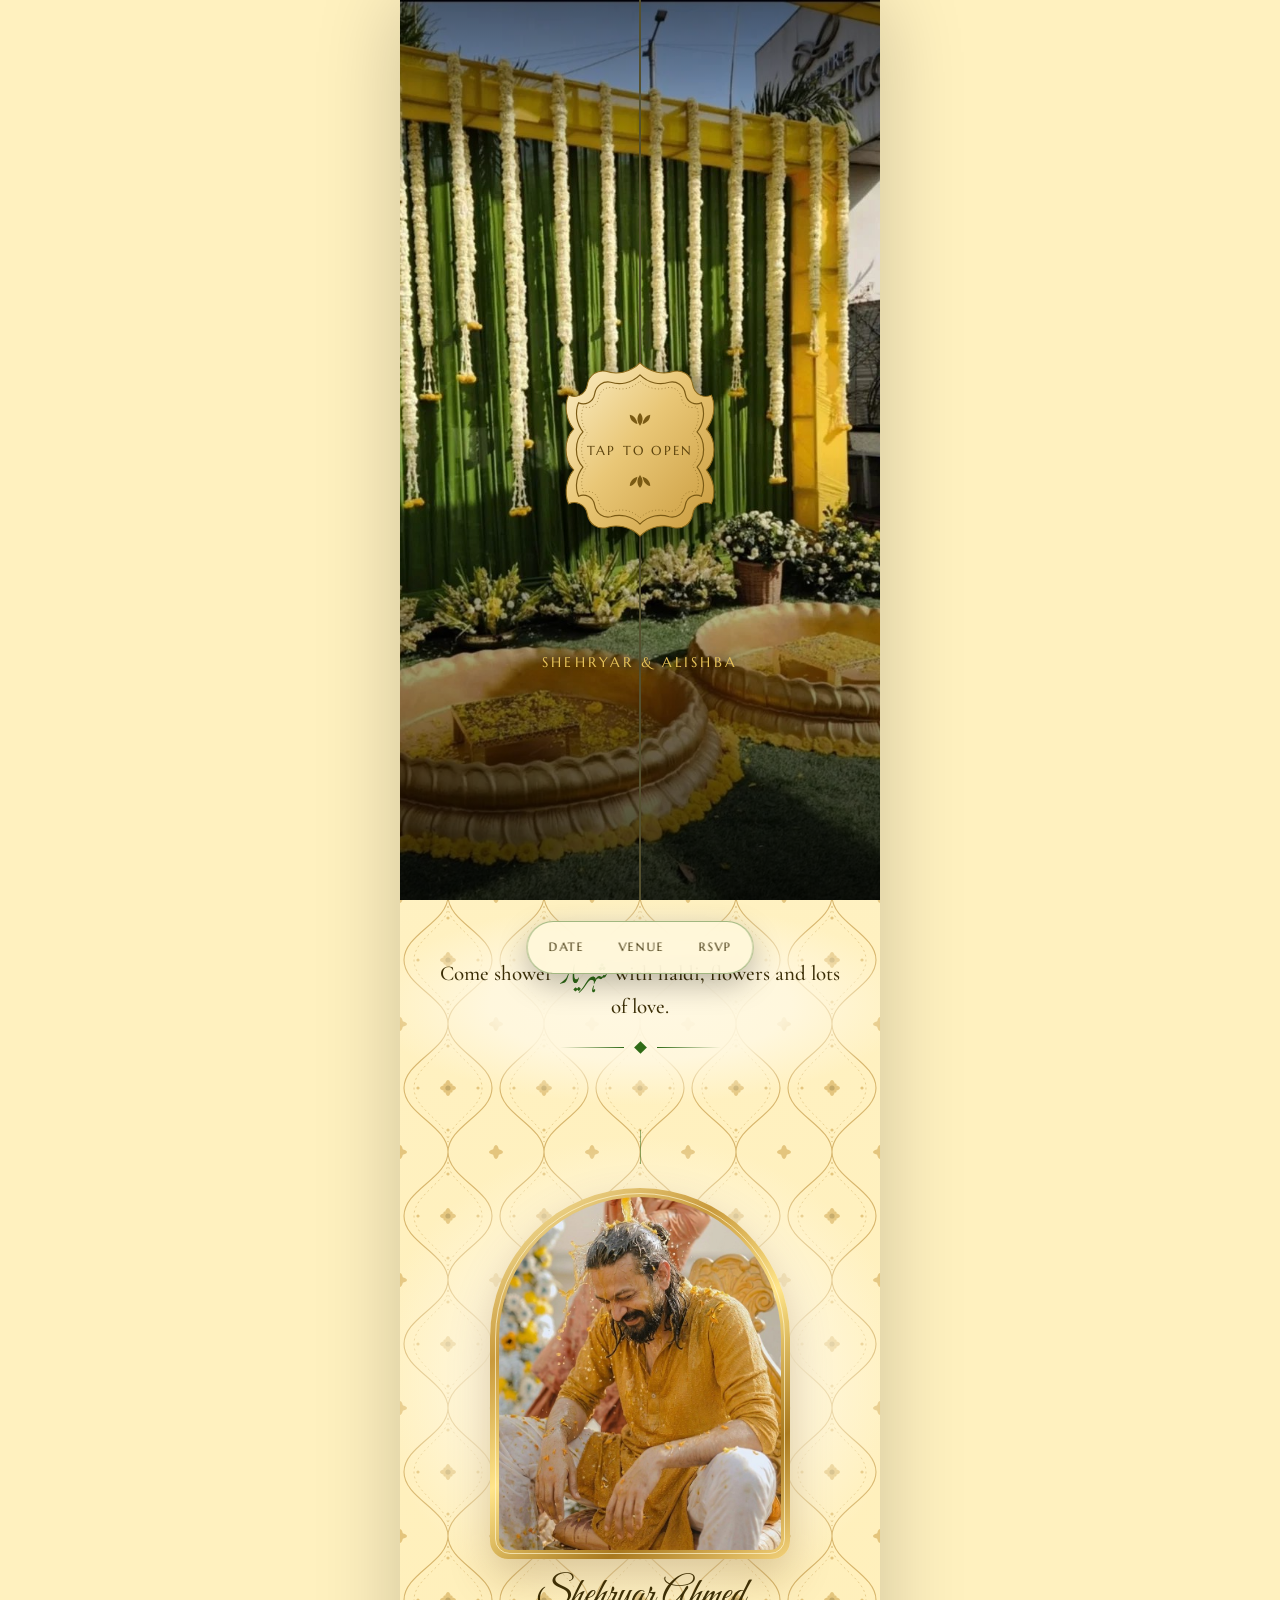
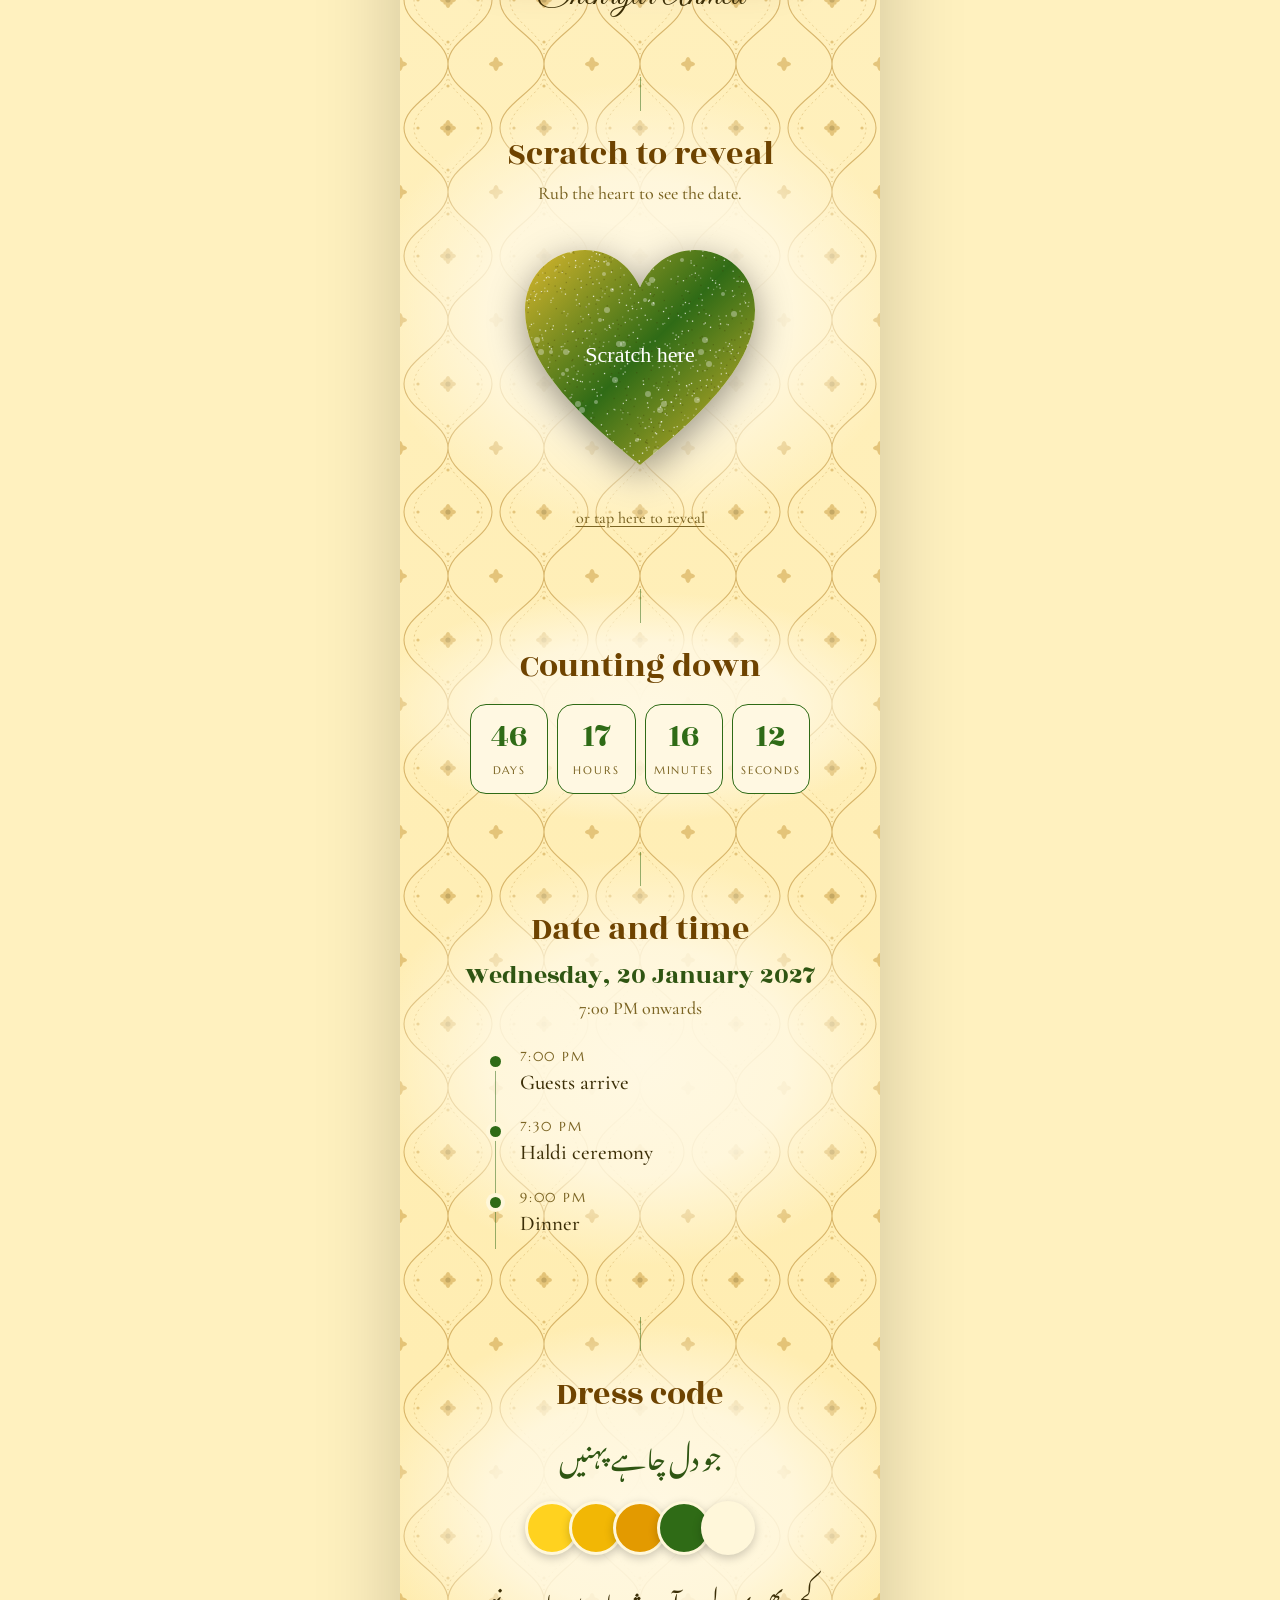
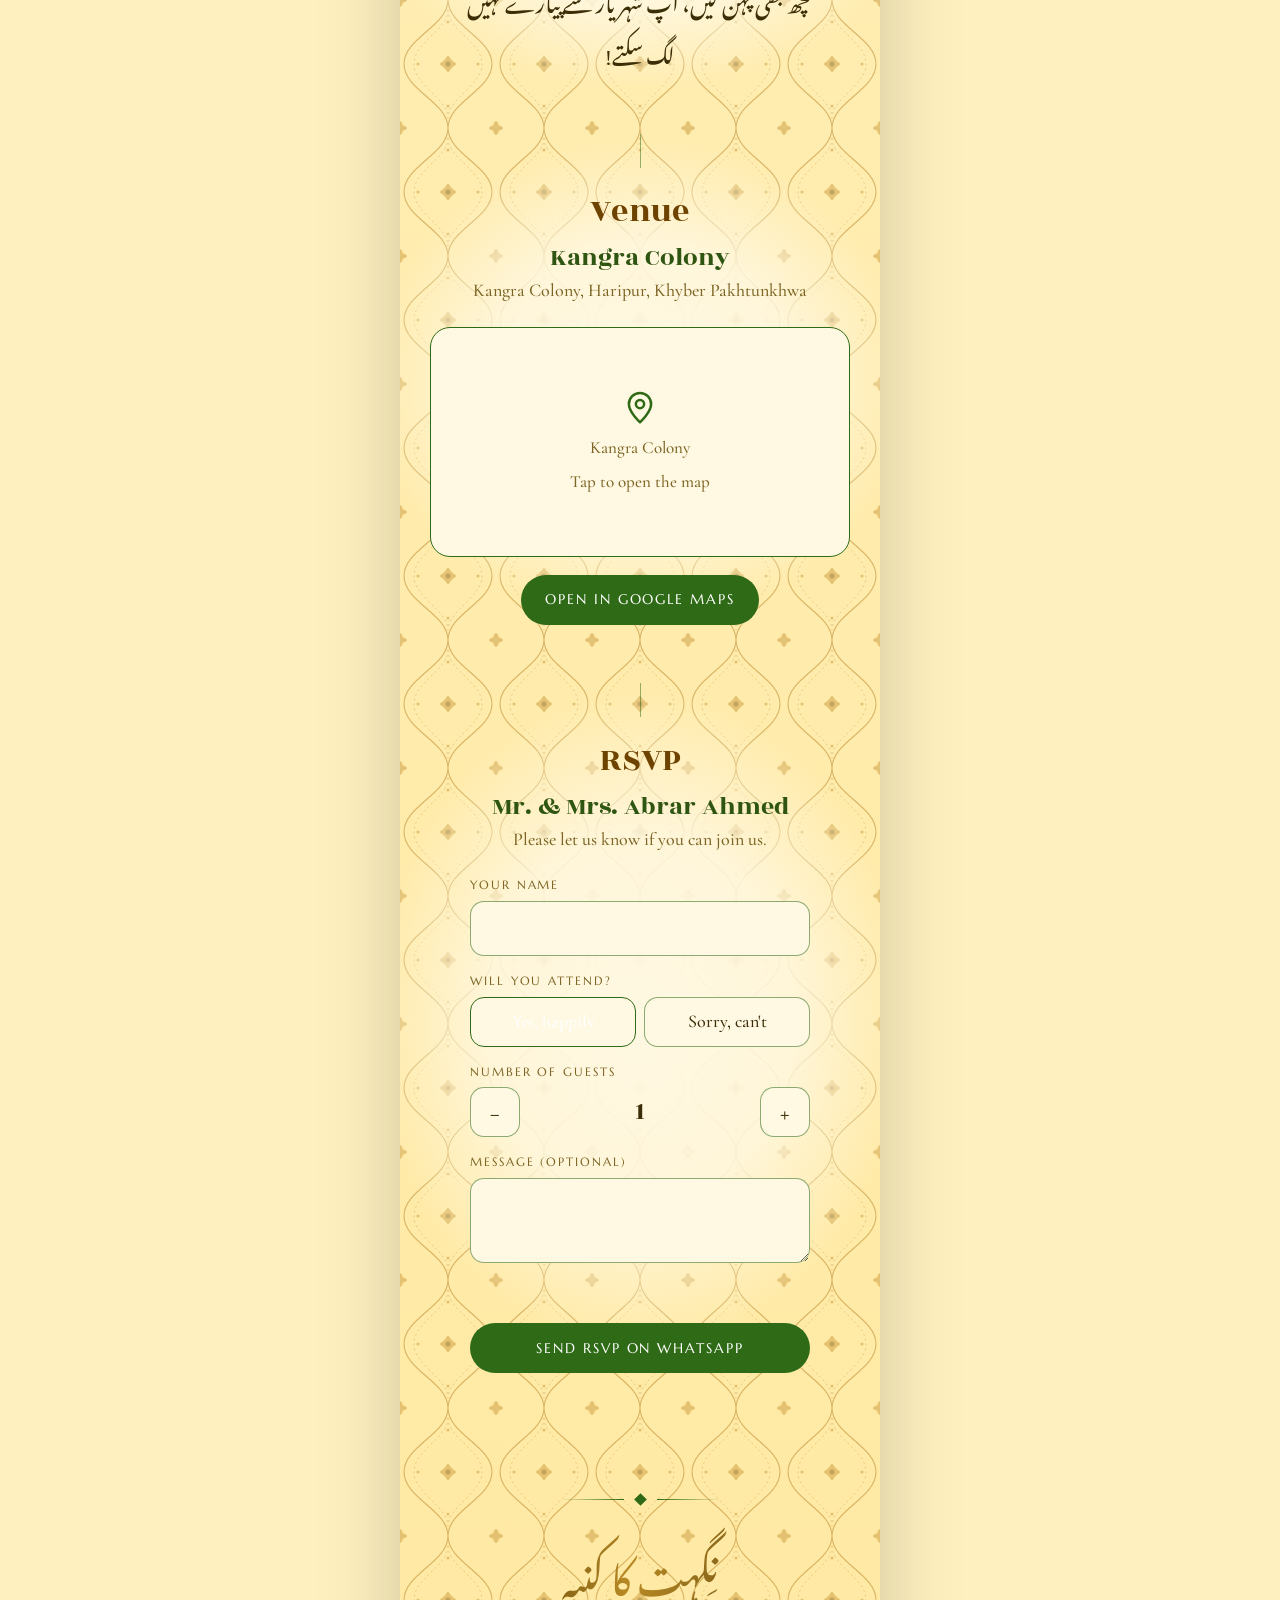
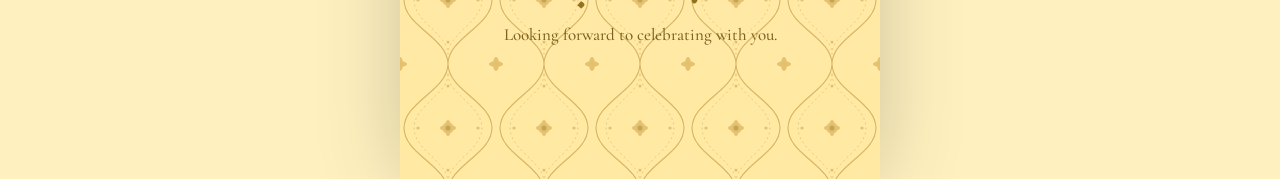
<file: haldi/index.html>
<!DOCTYPE html>
<html lang="en">
<head>
<meta charset="utf-8">
<meta name="viewport" content="width=device-width, initial-scale=1, viewport-fit=cover">
<meta name="robots" content="noindex,nofollow">
<meta name="theme-color" content="#2D6A14">
<title>Haldi | Shehryar &amp; Alishba</title>
<meta property="og:title" content="Haldi | Shehryar &amp; Alishba">
<meta property="og:description" content="20 January 2027. Come shower شہریار with haldi, flowers and lots of love.">
<meta property="og:type" content="website">
<link rel="stylesheet" href="../assets/card.css">
</head>
<body data-event="haldi">
<div id="app"><noscript><p style="padding:30px;text-align:center">Haldi of Shehryar &amp; Alishba, 20 January 2027. Please turn on JavaScript to see the full invitation.</p></noscript></div>
<script src="../assets/data.js"></script>
<script src="../assets/themes.js"></script>
<script src="../assets/card.js"></script>
</body>
</html>
</file>
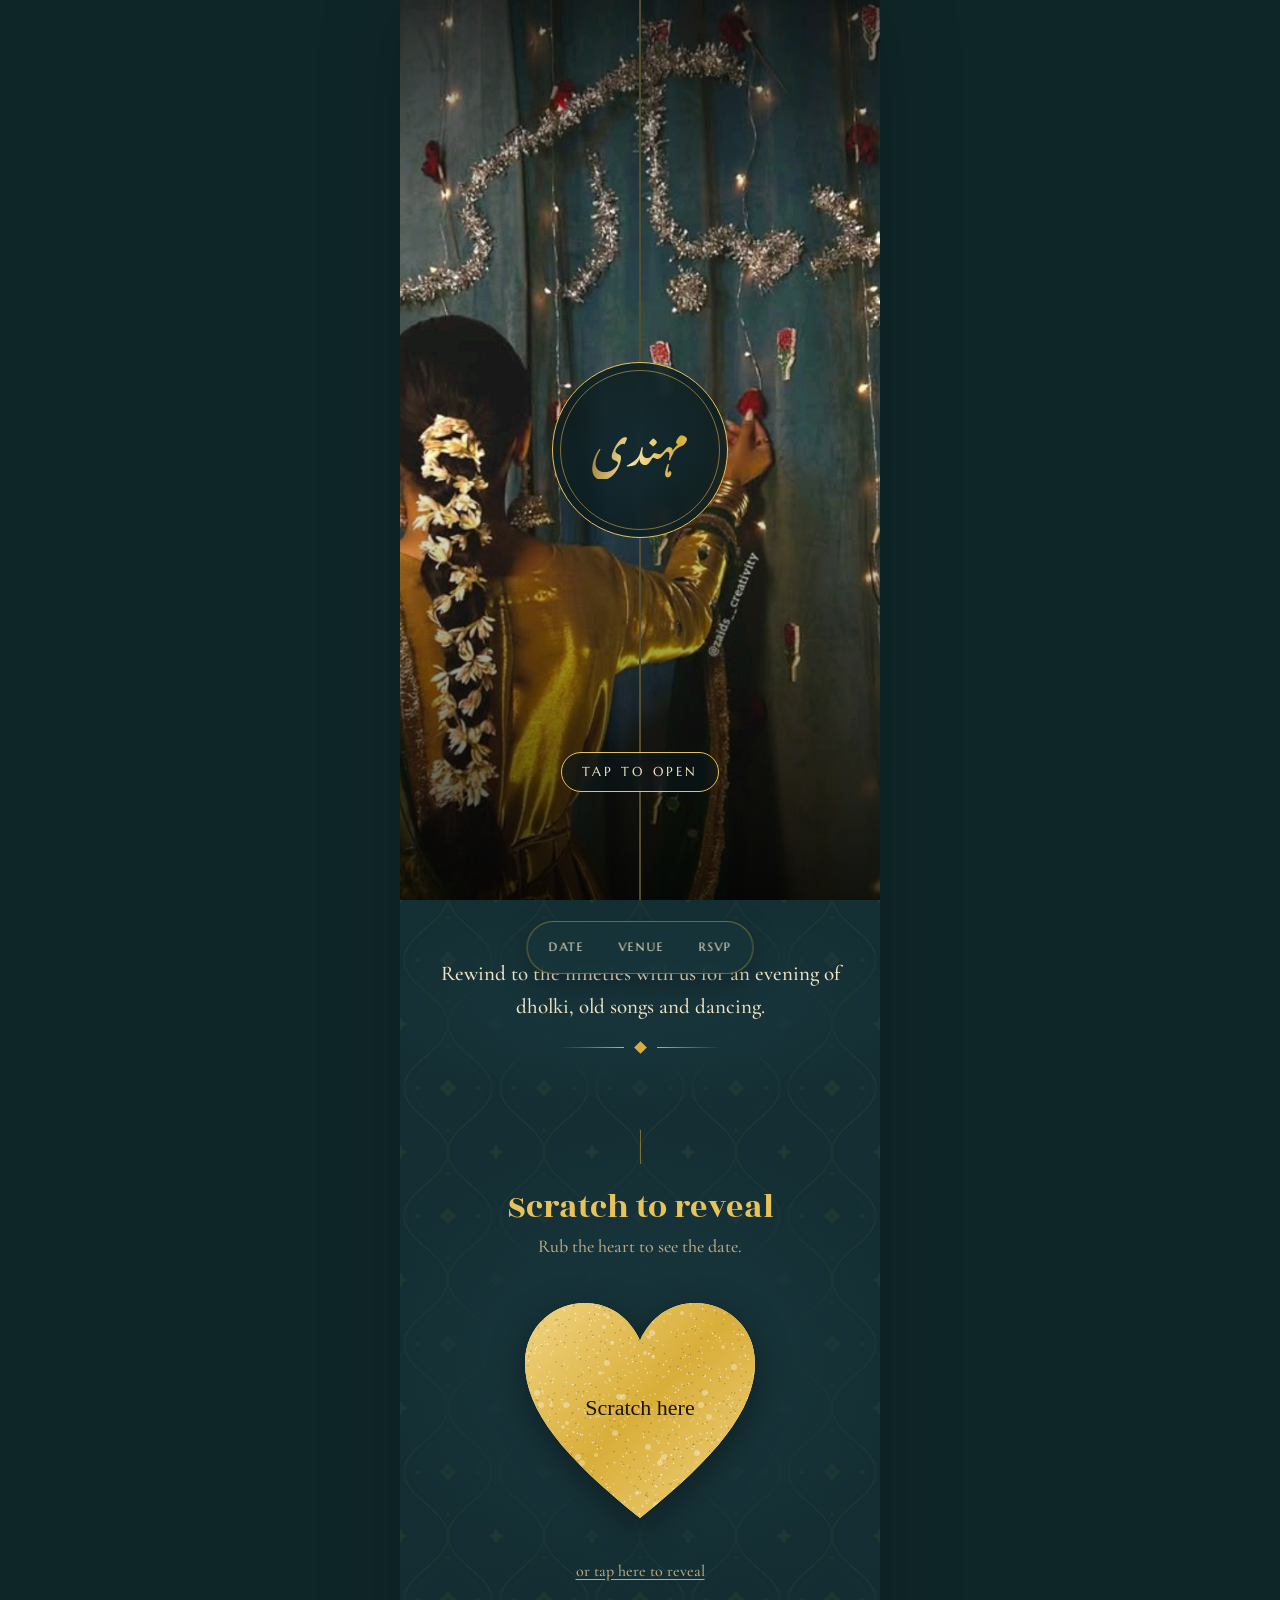
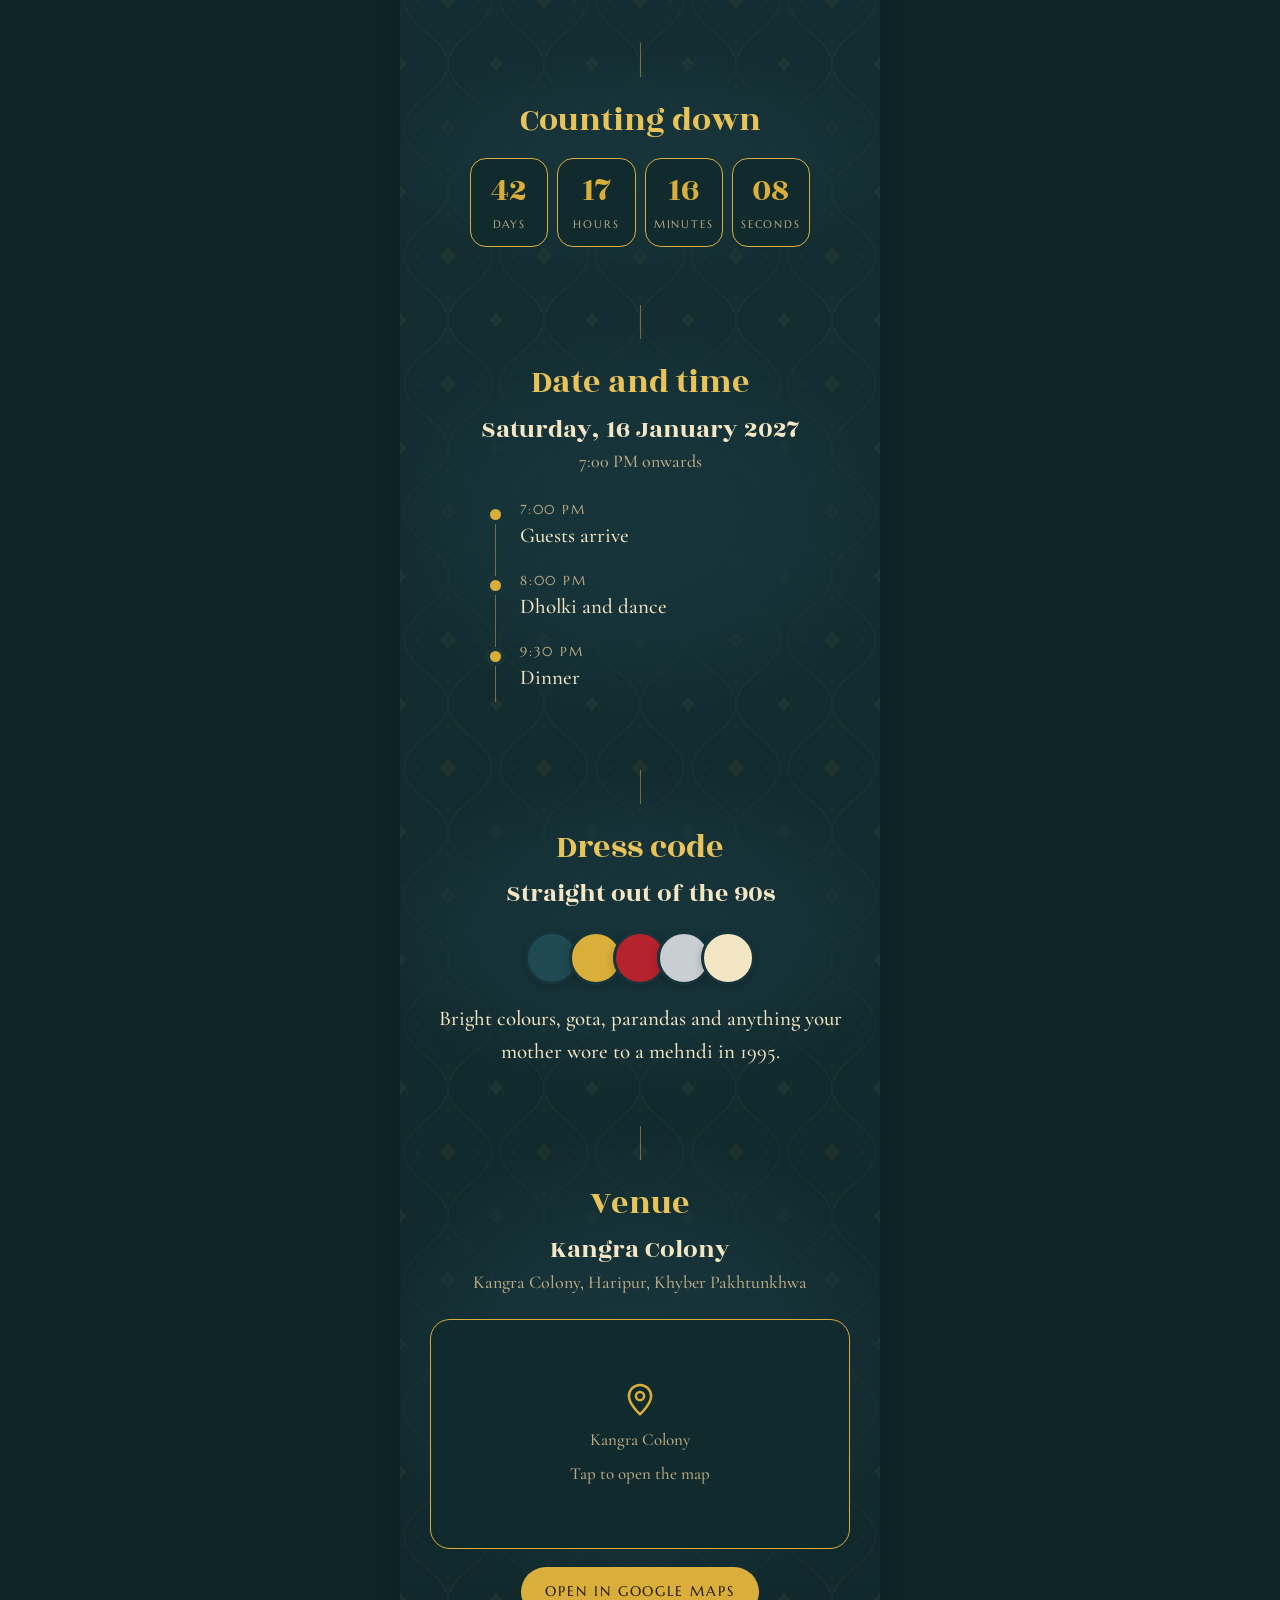
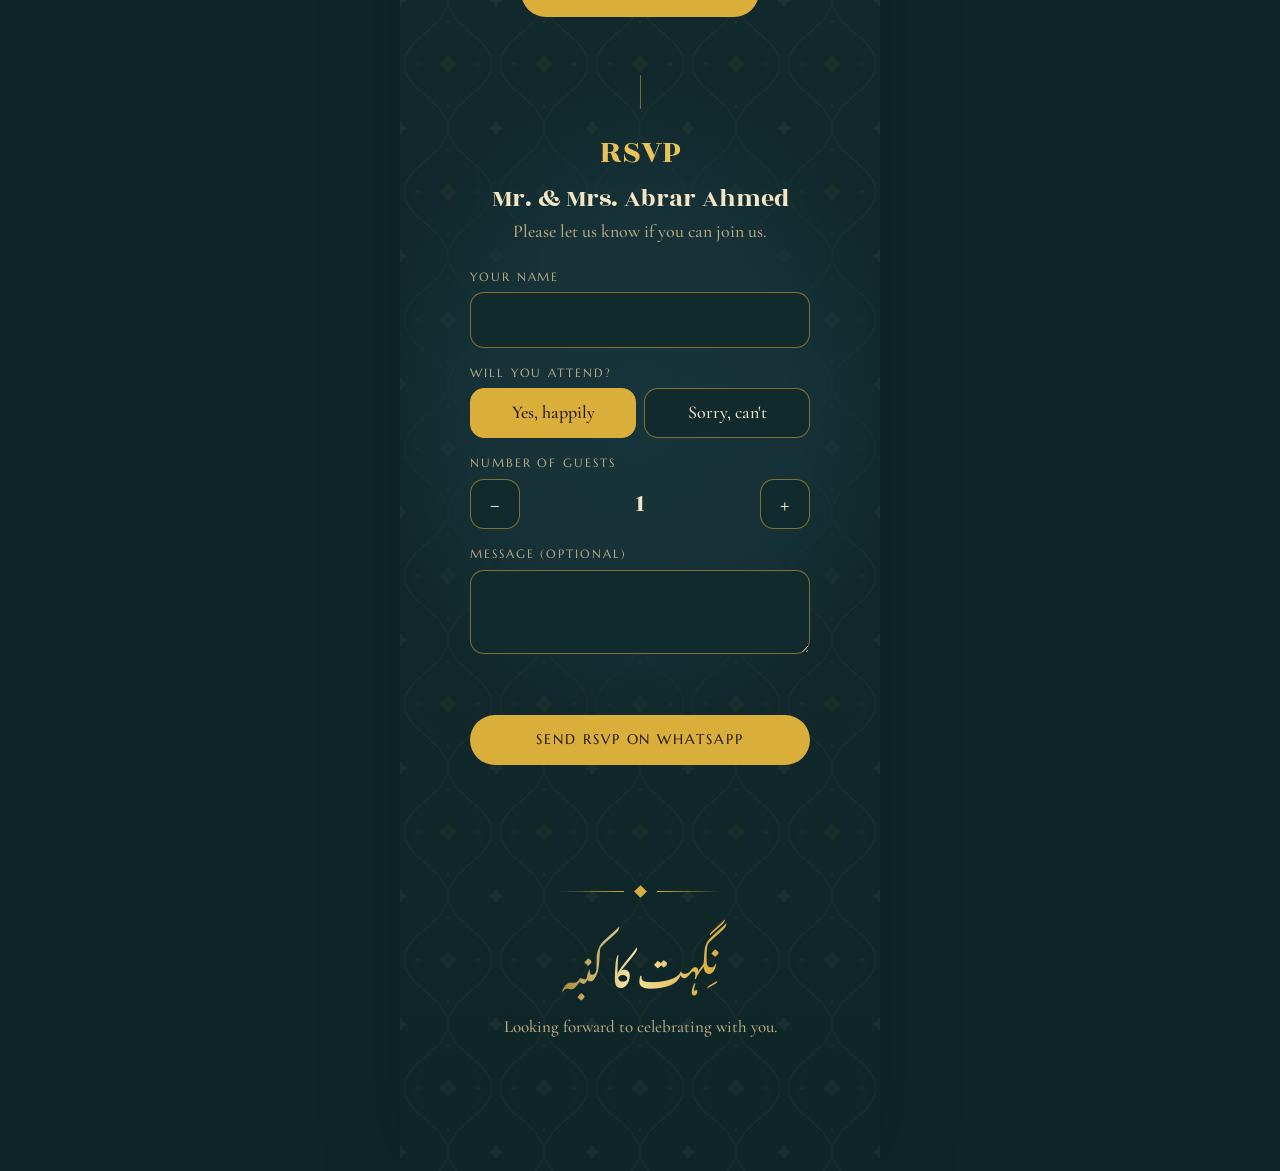
<file: mehndi-90s/index.html>
<!DOCTYPE html>
<html lang="en">
<head>
<meta charset="utf-8">
<meta name="viewport" content="width=device-width, initial-scale=1, viewport-fit=cover">
<meta name="robots" content="noindex,nofollow">
<meta name="theme-color" content="#17343A">
<title>90's Mehndi | Shehryar &amp; Alishba</title>
<meta property="og:title" content="90's Mehndi | Shehryar &amp; Alishba">
<meta property="og:description" content="16 January 2027. Rewind to the nineties with us for an evening of dholki, old songs and dancing.">
<meta property="og:type" content="website">
<link rel="stylesheet" href="../assets/card.css">
</head>
<body data-event="mehndi-90s">
<div id="app"><noscript><p style="padding:30px;text-align:center">90's Mehndi of Shehryar &amp; Alishba, 16 January 2027. Please turn on JavaScript to see the full invitation.</p></noscript></div>
<script src="../assets/data.js"></script>
<script src="../assets/themes.js"></script>
<script src="../assets/card.js"></script>
</body>
</html>
</file>
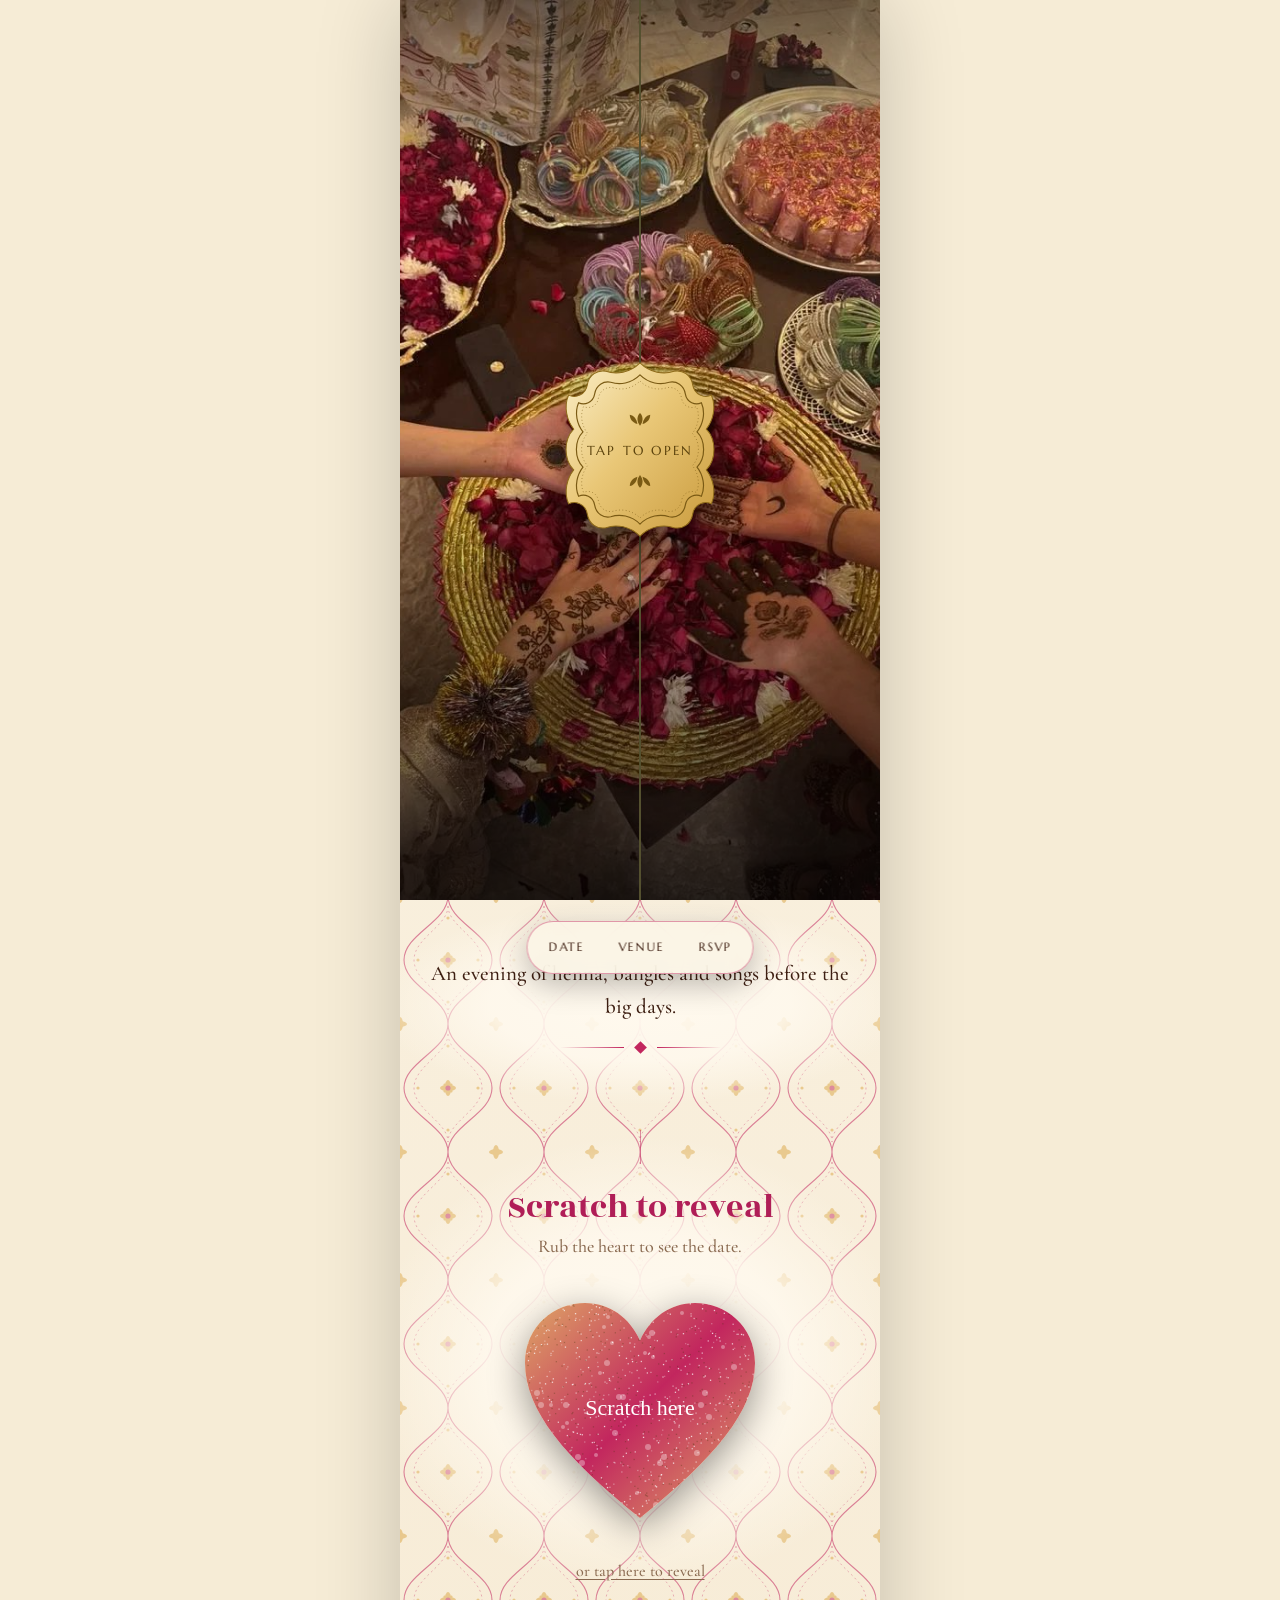
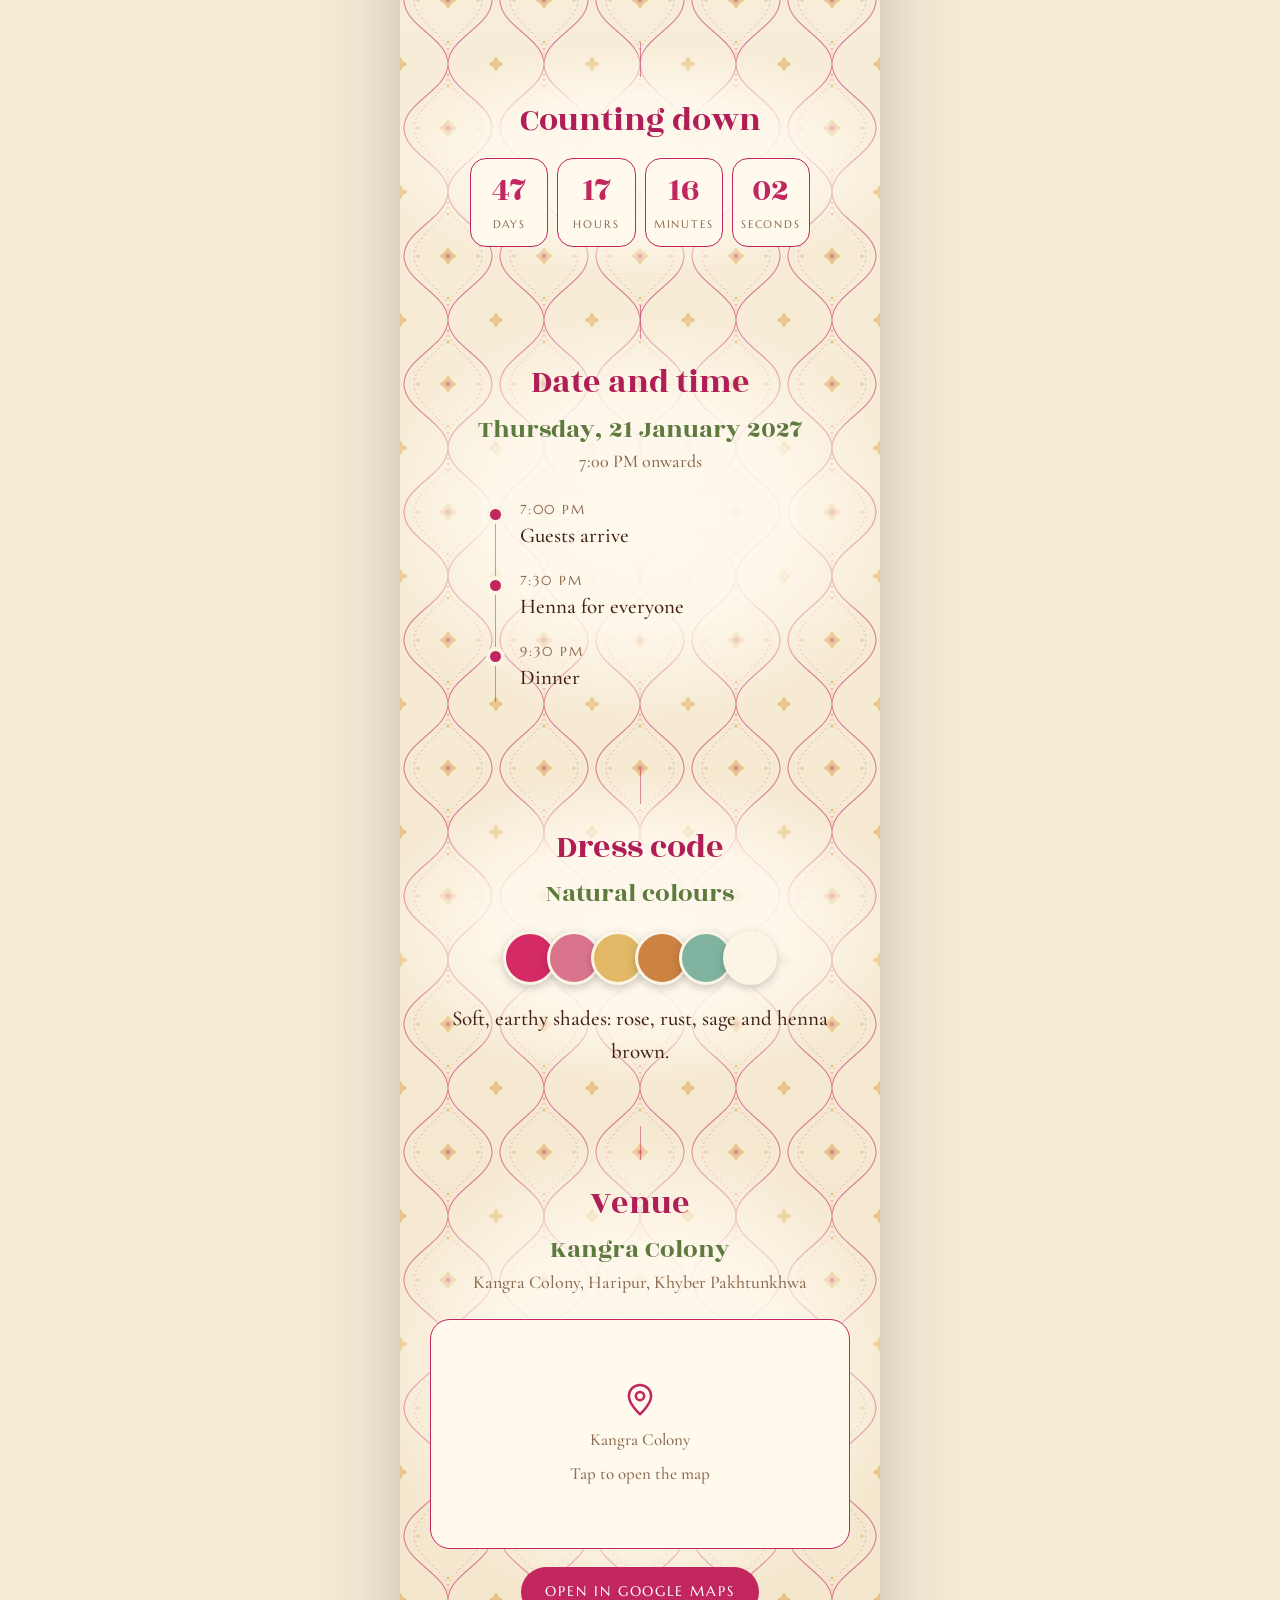
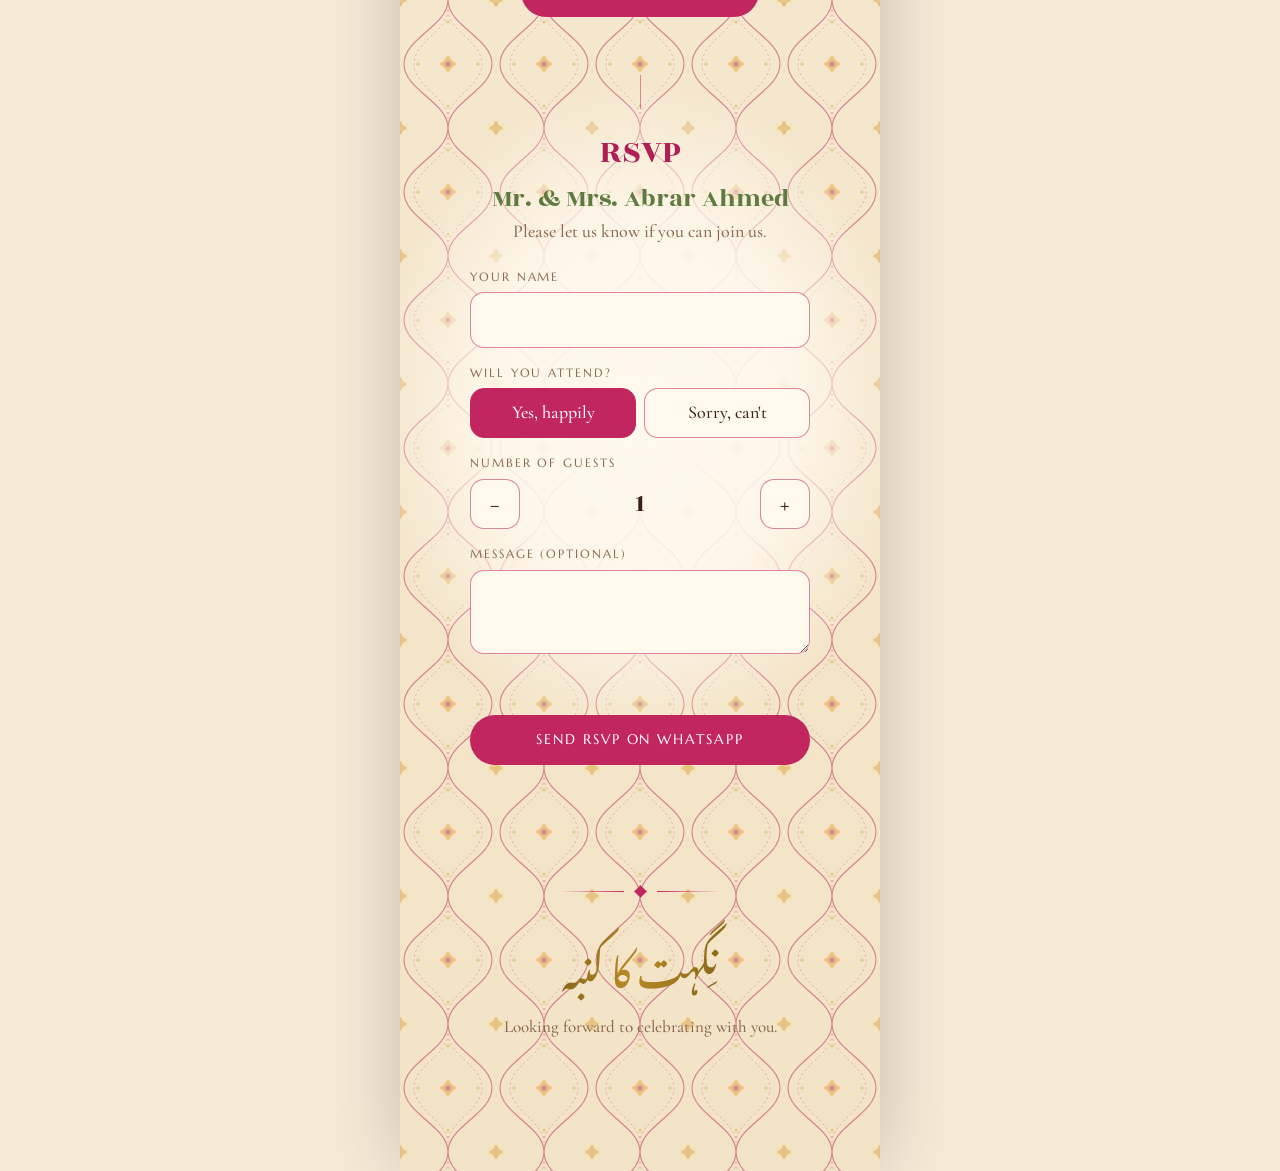
<file: mehndi-lagai/index.html>
<!DOCTYPE html>
<html lang="en">
<head>
<meta charset="utf-8">
<meta name="viewport" content="width=device-width, initial-scale=1, viewport-fit=cover">
<meta name="robots" content="noindex,nofollow">
<meta name="theme-color" content="#6B3418">
<title>Mehndi Lagai | Shehryar &amp; Alishba</title>
<meta property="og:title" content="Mehndi Lagai | Shehryar &amp; Alishba">
<meta property="og:description" content="21 January 2027. An evening of henna, bangles and songs before the big days.">
<meta property="og:type" content="website">
<link rel="stylesheet" href="../assets/card.css">
</head>
<body data-event="mehndi-lagai">
<div id="app"><noscript><p style="padding:30px;text-align:center">Mehndi Lagai of Shehryar &amp; Alishba, 21 January 2027. Please turn on JavaScript to see the full invitation.</p></noscript></div>
<script src="../assets/data.js"></script>
<script src="../assets/themes.js"></script>
<script src="../assets/card.js"></script>
</body>
</html>
</file>
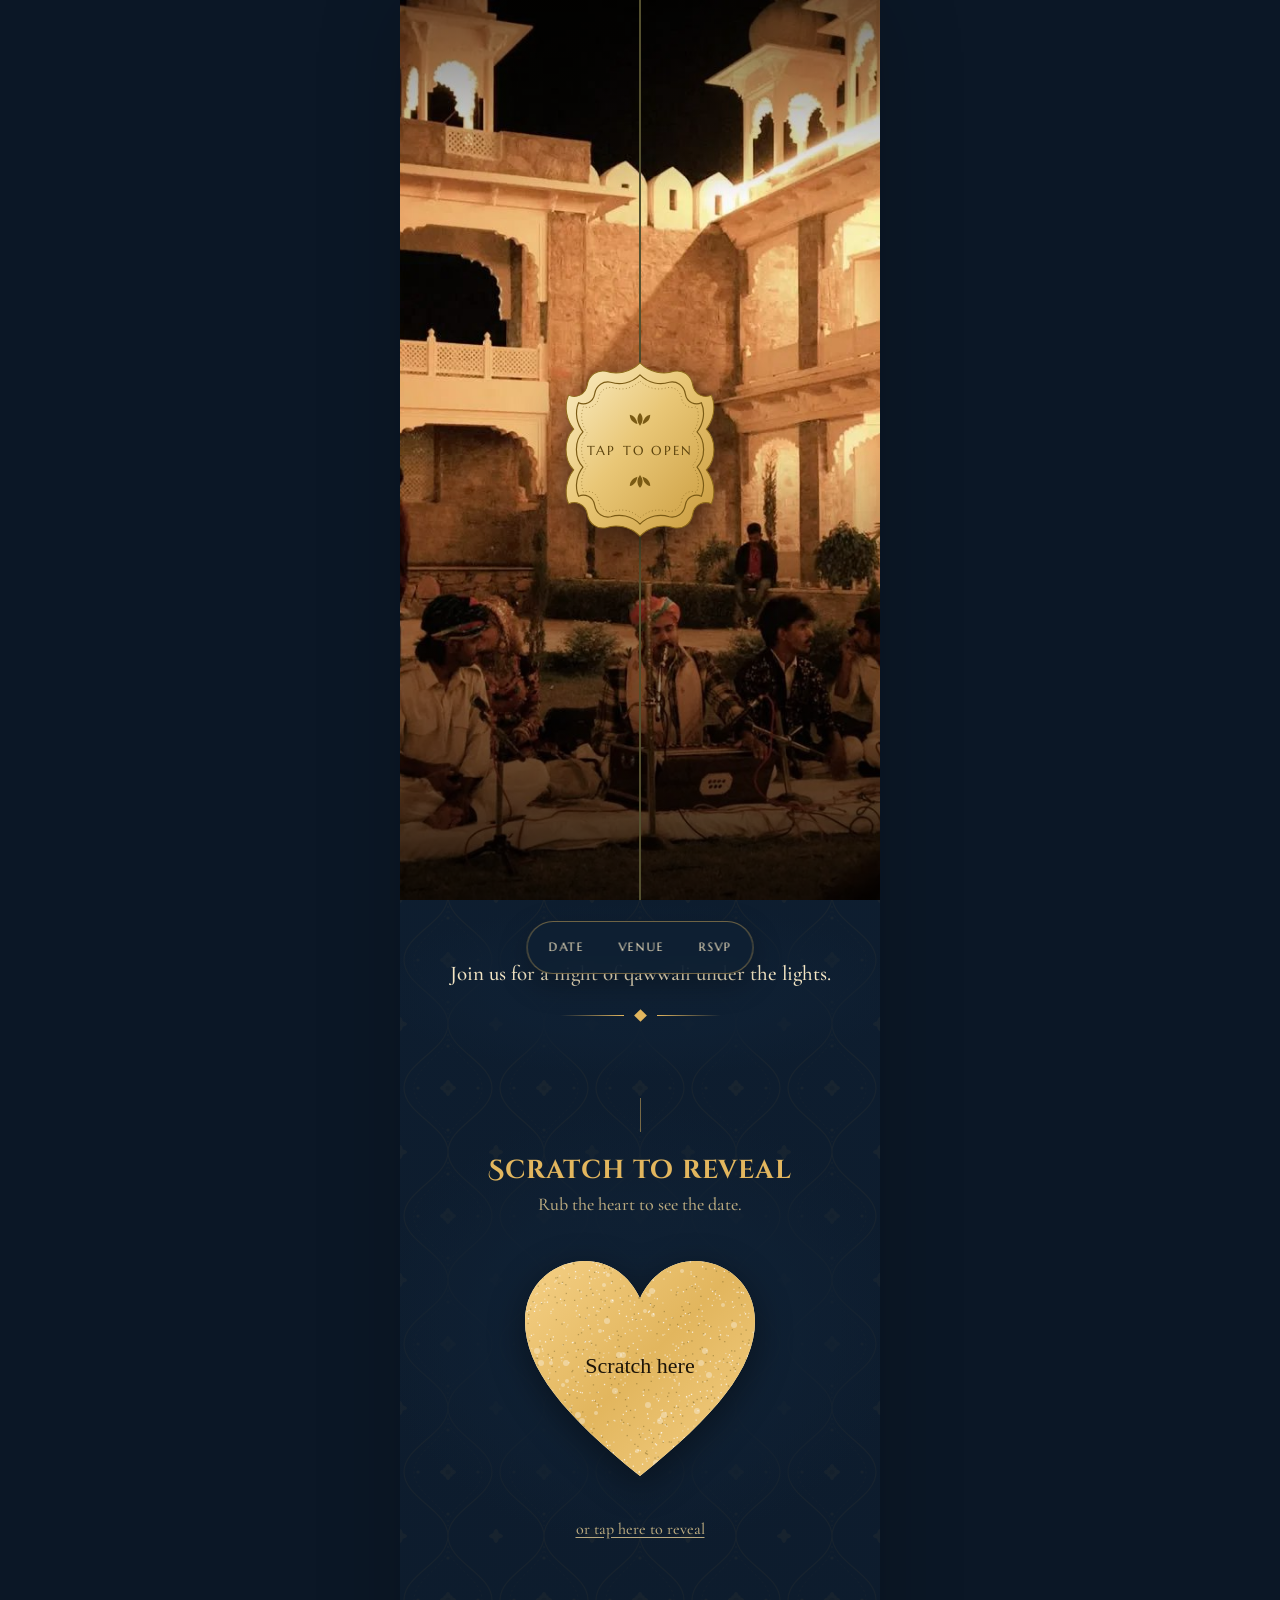
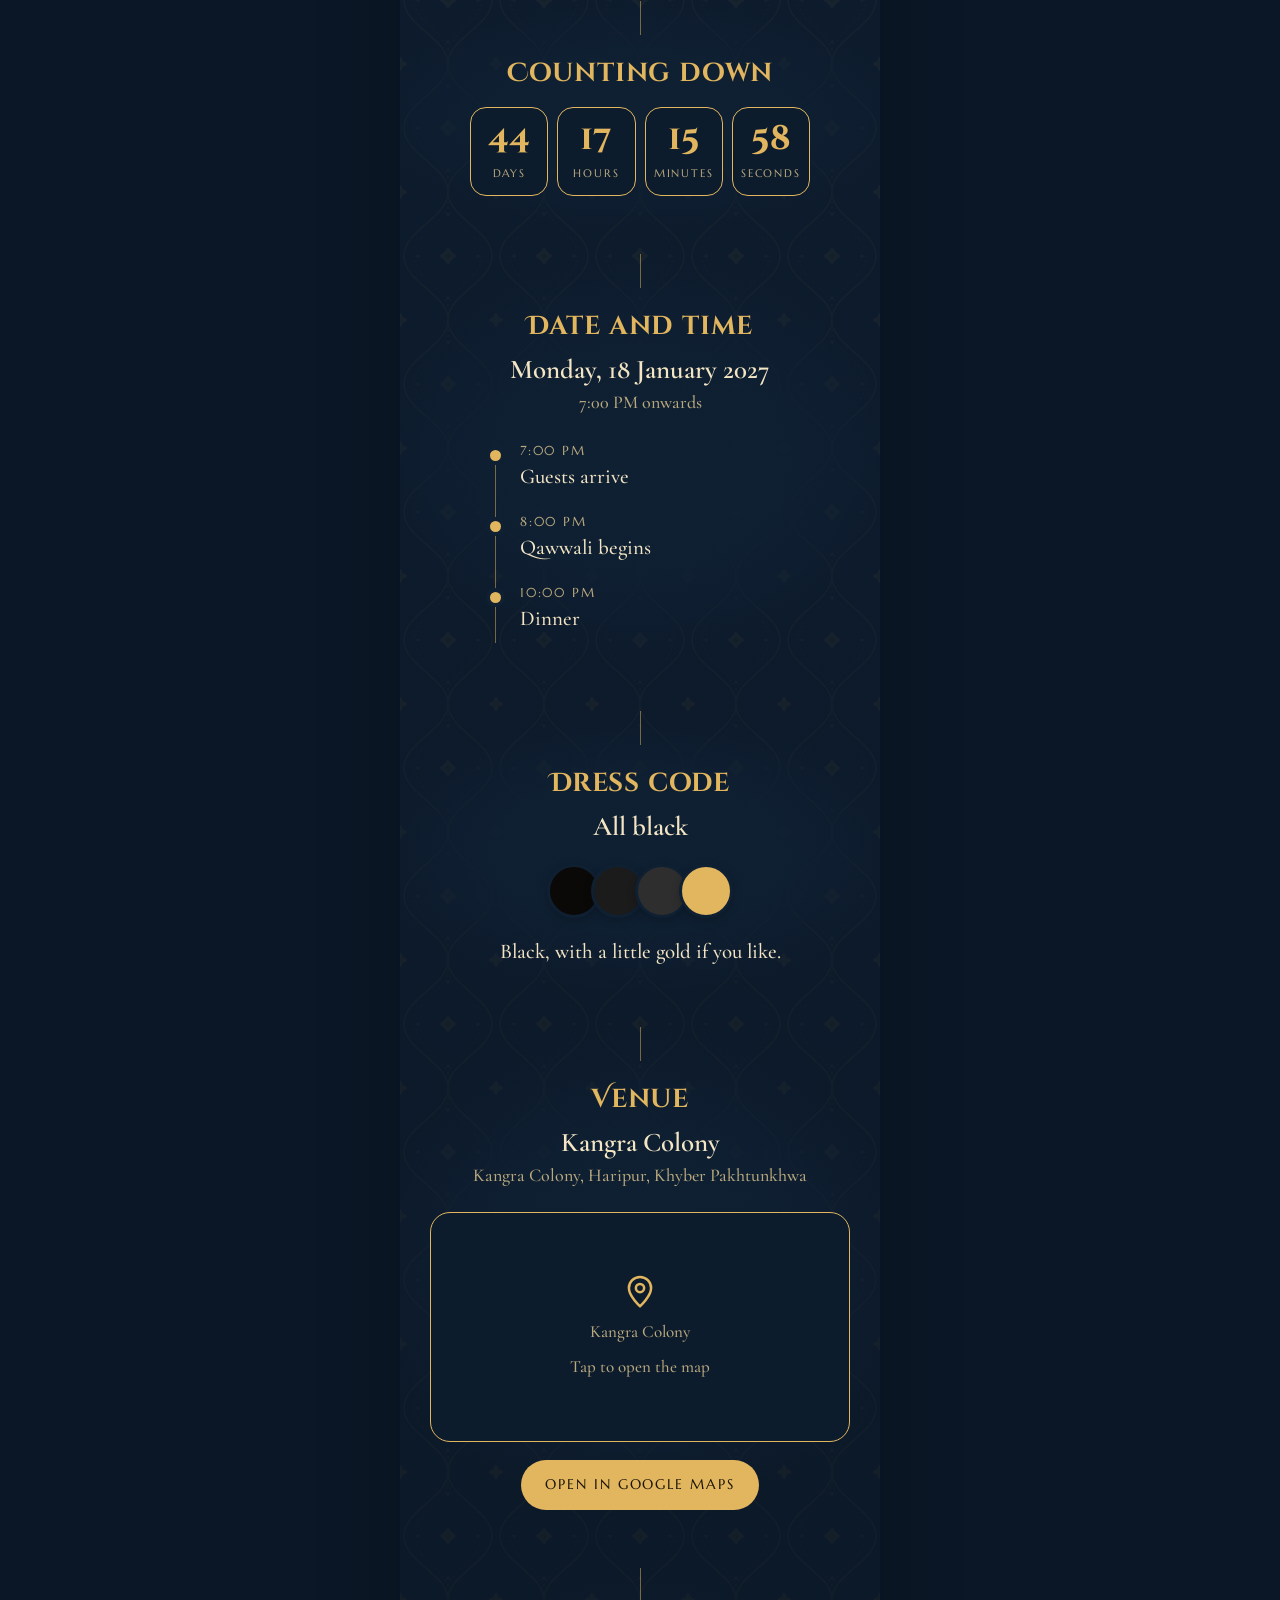
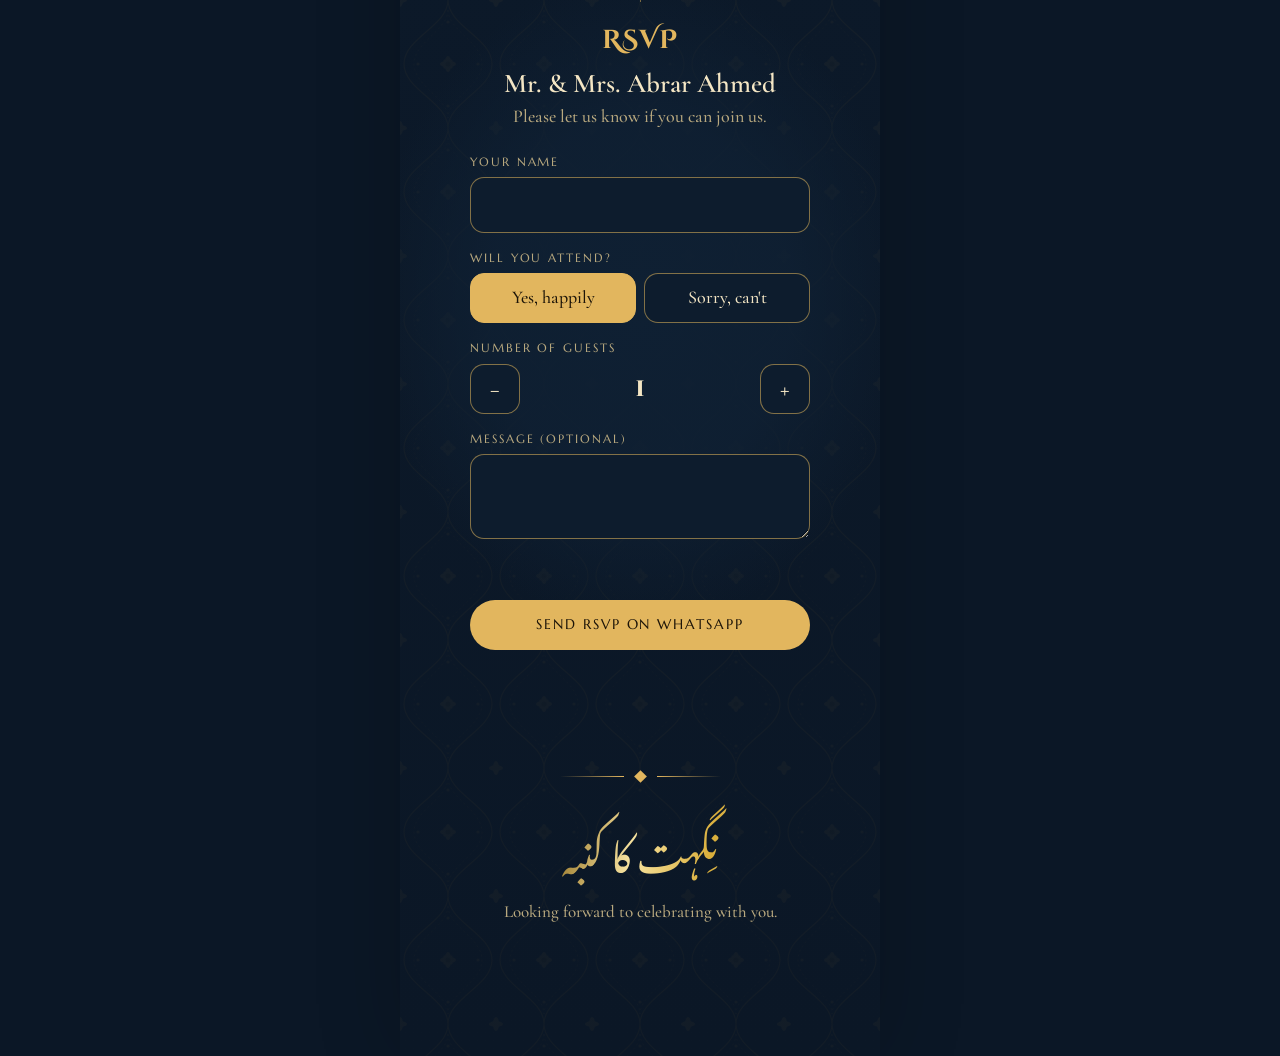
<file: qawwali/index.html>
<!DOCTYPE html>
<html lang="en">
<head>
<meta charset="utf-8">
<meta name="viewport" content="width=device-width, initial-scale=1, viewport-fit=cover">
<meta name="robots" content="noindex,nofollow">
<meta name="theme-color" content="#15120D">
<title>Qawwali Night | Shehryar &amp; Alishba</title>
<meta property="og:title" content="Qawwali Night | Shehryar &amp; Alishba">
<meta property="og:description" content="18 January 2027. Join us for a night of qawwali under the lights.">
<meta property="og:type" content="website">
<link rel="stylesheet" href="../assets/card.css">
</head>
<body data-event="qawwali">
<div id="app"><noscript><p style="padding:30px;text-align:center">Qawwali Night of Shehryar &amp; Alishba, 18 January 2027. Please turn on JavaScript to see the full invitation.</p></noscript></div>
<script src="../assets/data.js"></script>
<script src="../assets/themes.js"></script>
<script src="../assets/card.js"></script>
</body>
</html>
</file>
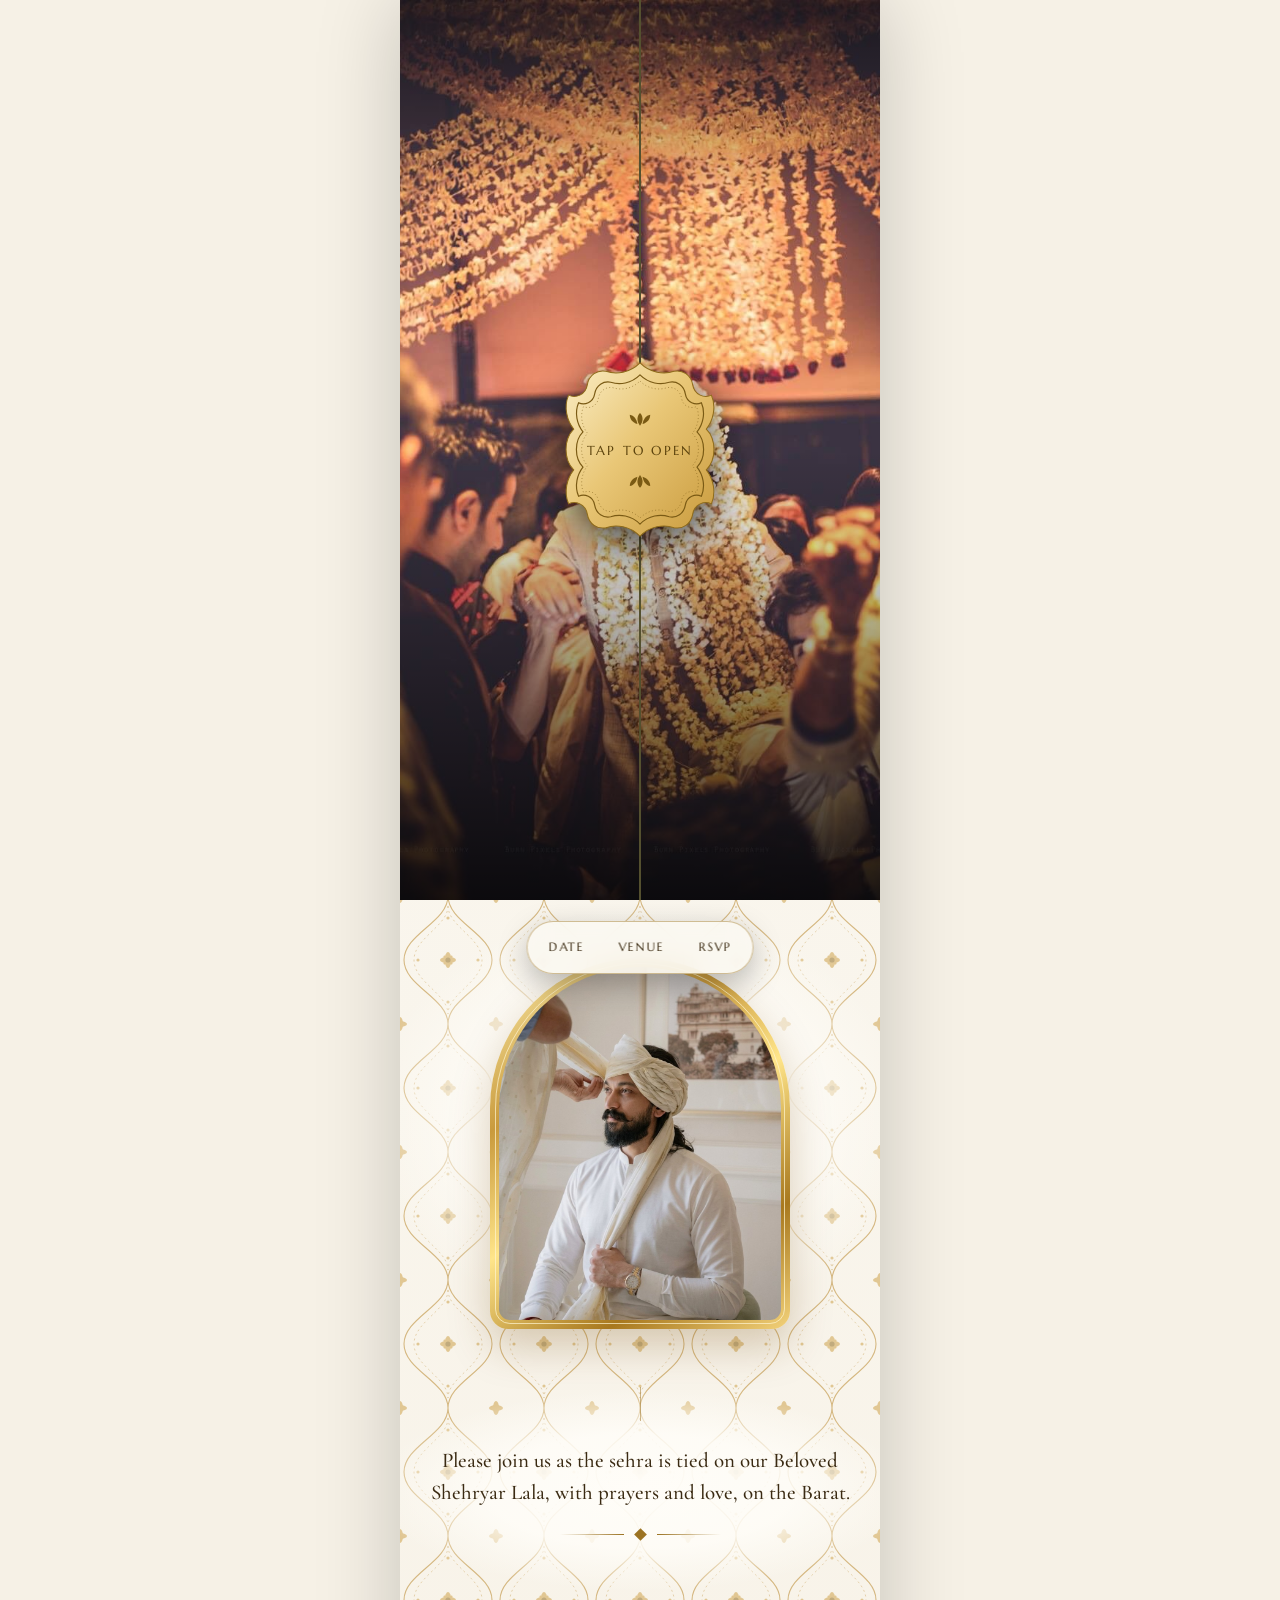
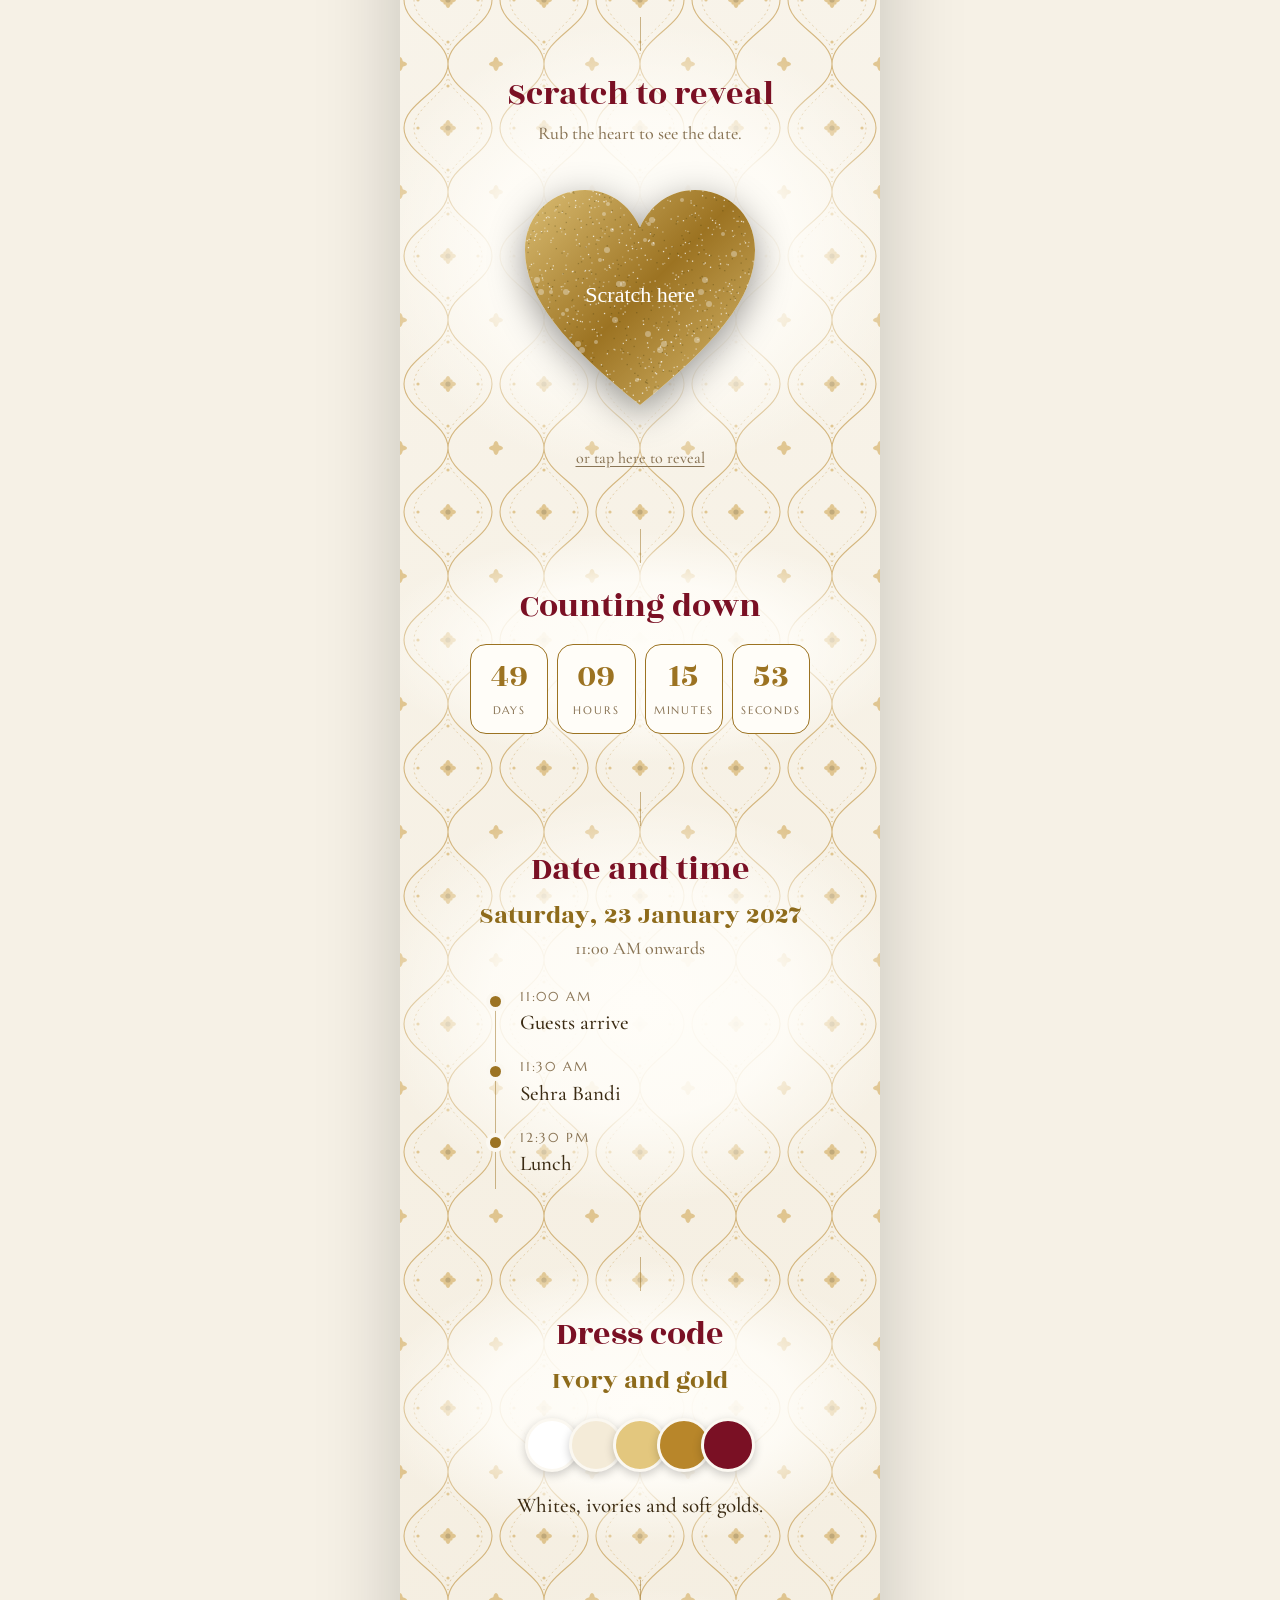
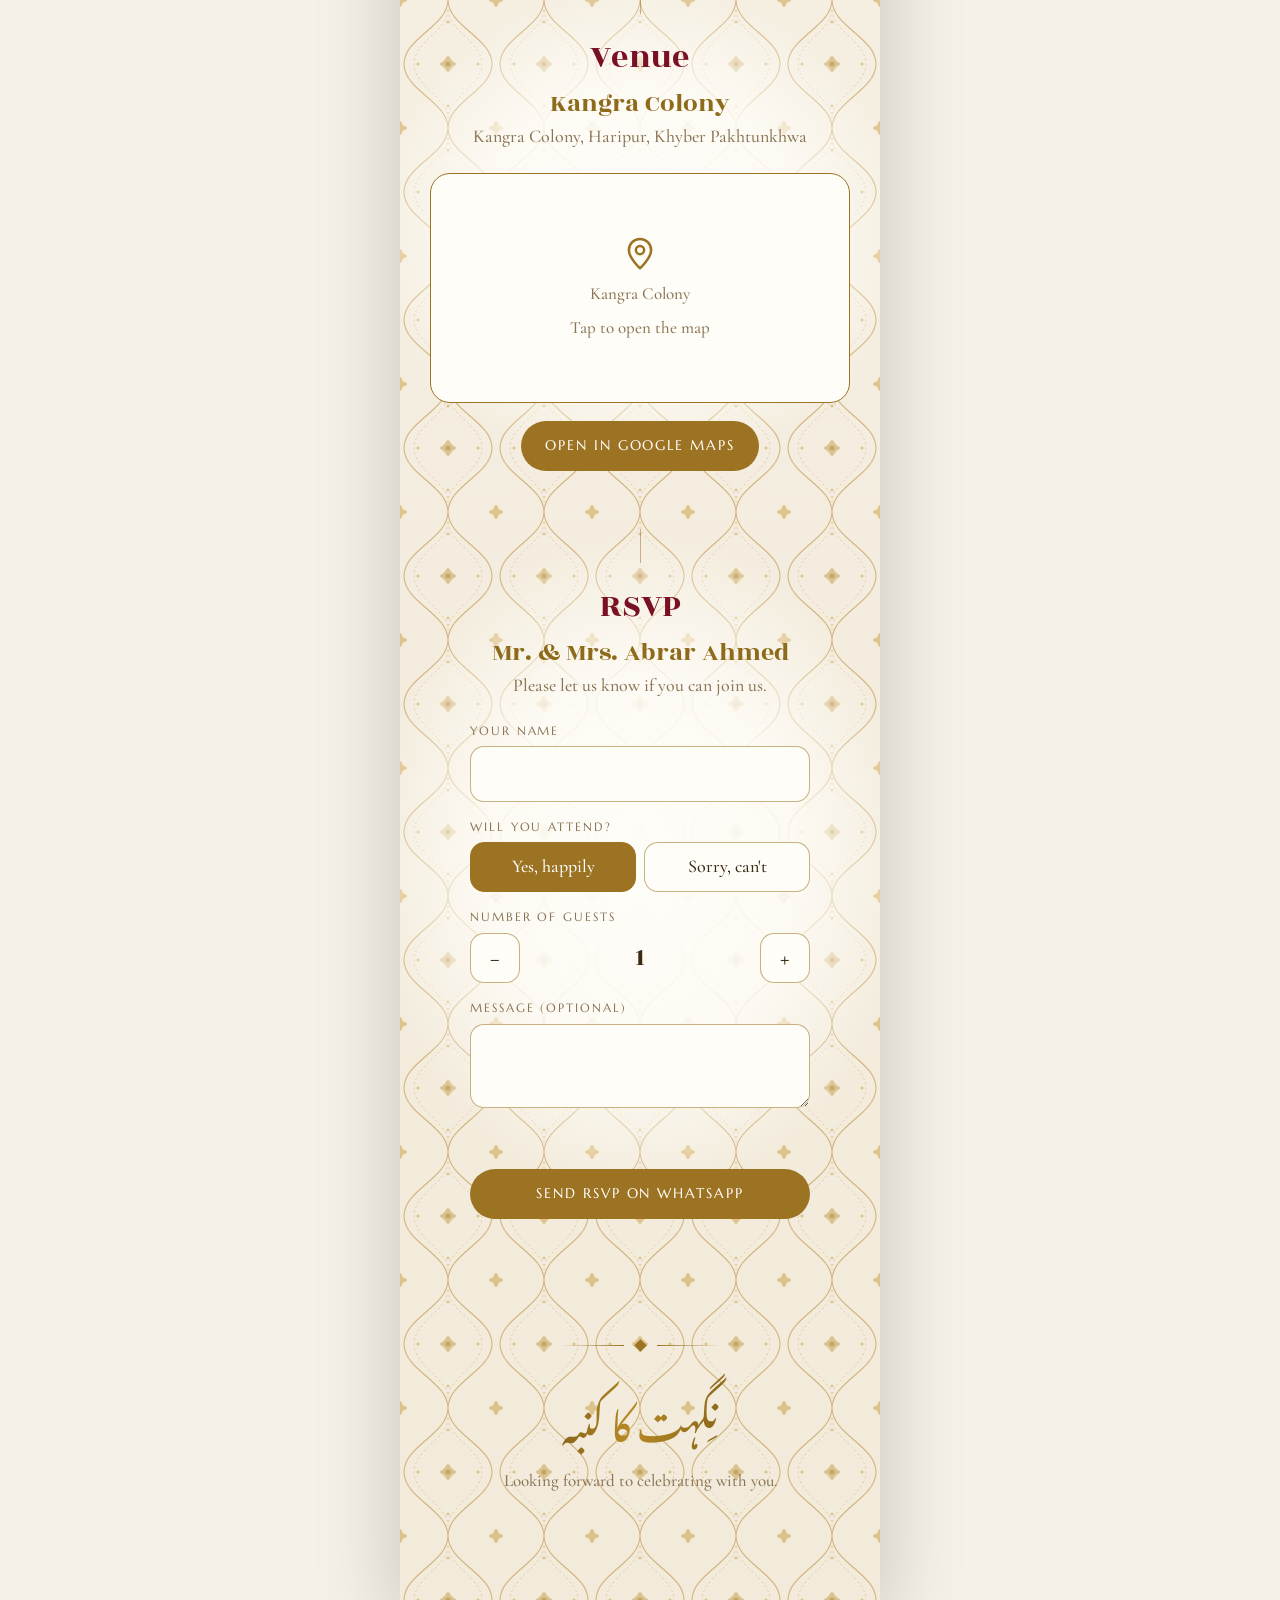
<file: sehra-bandi/index.html>
<!DOCTYPE html>
<html lang="en">
<head>
<meta charset="utf-8">
<meta name="viewport" content="width=device-width, initial-scale=1, viewport-fit=cover">
<meta name="robots" content="noindex,nofollow">
<meta name="theme-color" content="#FBF5E8">
<title>Sehra Bandi | Shehryar &amp; Alishba</title>
<meta property="og:title" content="Sehra Bandi | Shehryar &amp; Alishba">
<meta property="og:description" content="23 January 2027. Please join us as the sehra is tied on our Shehryar, with prayers and love, on the morning of the Barat.">
<meta property="og:type" content="website">
<link rel="stylesheet" href="../assets/card.css">
</head>
<body data-event="sehra-bandi">
<div id="app"><noscript><p style="padding:30px;text-align:center">Sehra Bandi of Shehryar &amp; Alishba, 23 January 2027. Please turn on JavaScript to see the full invitation.</p></noscript></div>
<script src="../assets/data.js"></script>
<script src="../assets/themes.js"></script>
<script src="../assets/card.js"></script>
</body>
</html>
</file>
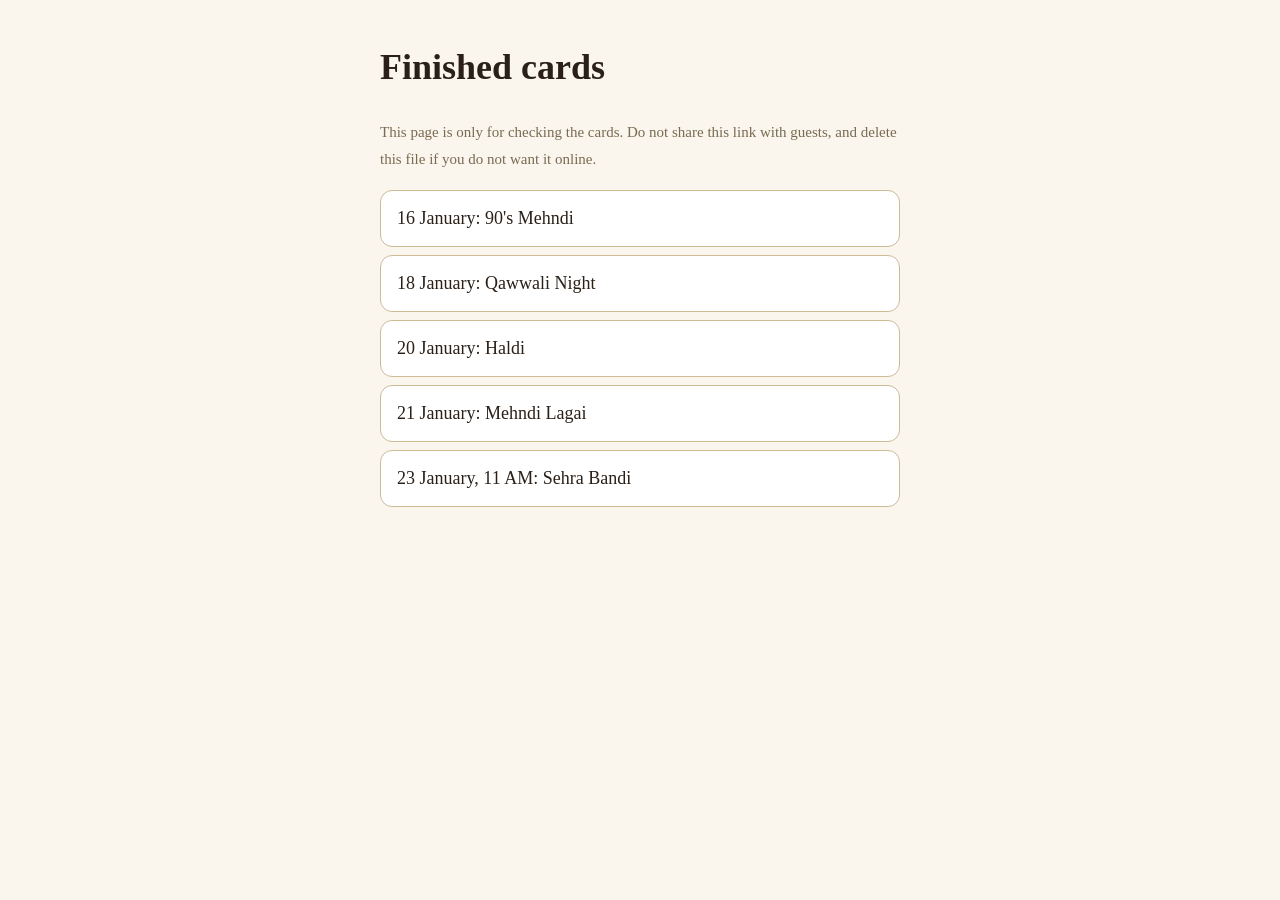
<file: preview.html>
<!DOCTYPE html>
<html lang="en"><head><meta charset="utf-8"><meta name="viewport" content="width=device-width, initial-scale=1"><meta name="robots" content="noindex,nofollow">
<title>All cards (private preview)</title>
<style>body{font:18px/1.5 Georgia,serif;max-width:520px;margin:40px auto;padding:0 20px;color:#2a2018;background:#faf6ee}a{display:block;padding:14px 16px;margin:8px 0;border:1px solid #cdbb96;border-radius:12px;color:inherit;text-decoration:none;background:#fff}small{color:#7a6a50}</style></head>
<body><h1>Finished cards</h1><p><small>This page is only for checking the cards. Do not share this link with guests, and delete this file if you do not want it online.</small></p>
<a href="mehndi-90s/">16 January: 90's Mehndi</a><a href="qawwali/">18 January: Qawwali Night</a><a href="haldi/">20 January: Haldi</a><a href="mehndi-lagai/">21 January: Mehndi Lagai</a><a href="sehra-bandi/">23 January, 11 AM: Sehra Bandi</a>
</body></html>
</file>
<file: assets/card.css>
@font-face{font-family:"Pinyon";src:url(fonts/pinyon.woff2) format("woff2");font-display:swap}
@font-face{font-family:"Rozha";src:url(fonts/rozha.woff2) format("woff2");font-display:swap}
@font-face{font-family:"GreatVibes";src:url(fonts/greatvibes.woff2) format("woff2");font-display:swap}
@font-face{font-family:"CinzelDec";src:url(fonts/cinzeldec.woff2) format("woff2");font-weight:700;font-display:swap}
@font-face{font-family:"AlexBrush";src:url(fonts/alexbrush.woff2) format("woff2");font-display:swap}
@font-face{font-family:"Shrikhand";src:url(fonts/shrikhand.woff2) format("woff2");font-display:swap}
@font-face{font-family:"Marcellus";src:url(fonts/marcellus.woff2) format("woff2");font-display:swap}
@font-face{font-family:"Nastaliq";src:url(fonts/nastaliq.woff2) format("woff2");font-display:swap}
@font-face{font-family:"Cormorant";src:url(fonts/cormorant.woff2) format("woff2");font-weight:300 700;font-display:swap}
@font-face{font-family:"Cormorant";src:url(fonts/cormorant-italic.woff2) format("woff2");font-weight:300 700;font-style:italic;font-display:swap}
*{box-sizing:border-box;-webkit-tap-highlight-color:transparent}
html{scroll-behavior:smooth}
html,body{margin:0;background:var(--bg);color:var(--ink);font:500 19px/1.55 "Cormorant",Georgia,serif}
body.locked{overflow:hidden;height:100svh}
button{font:inherit;color:inherit;border:0;background:none;cursor:pointer}
:focus-visible{outline:3px solid var(--a1);outline-offset:3px}
[hidden]{display:none!important}
#app{max-width:480px;margin:0 auto;background:var(--paper);min-height:100svh;position:relative;overflow:hidden;box-shadow:0 0 80px #0003}
.ur{font-family:"Nastaliq","Noto Nastaliq Urdu","Jameel Noori Nastaleeq","Noto Naskh Arabic","Geeza Pro",serif;direction:rtl;line-height:2.3}
.dsp{font-family:var(--fd),serif;font-weight:400}

/* ---------- cover: two doors and a seal ---------- */
#cover{position:fixed;inset:0;z-index:50;max-width:480px;margin:0 auto;cursor:pointer;overflow:hidden}
.door{position:absolute;top:0;bottom:0;width:50.5%;background:linear-gradient(180deg,var(--d1),var(--d2));transition:transform 1.5s cubic-bezier(.7,0,.2,1)}
.door.l{left:0;box-shadow:inset -14px 0 24px #0003}.door.r{right:0;box-shadow:inset 14px 0 24px #0003}
.door::before{content:"";position:absolute;inset:0;background:var(--di);opacity:.2;-webkit-mask:var(--jali) 0 0/64px 64px;mask:var(--jali) 0 0/64px 64px}
.door::after{content:"";position:absolute;inset:16px;border:1.5px solid var(--di);opacity:.7}
.door.l::after{right:10px;border-right:0}.door.r::after{left:10px;border-left:0}
#cover.open .door.l{transform:translateX(-102%)}#cover.open .door.r{transform:translateX(102%)}
.seal{position:absolute;left:50%;top:50%;width:190px;height:190px;margin:-95px 0 0 -95px;display:grid;place-items:center;transition:transform .7s cubic-bezier(.5,0,.3,1),opacity .6s;filter:drop-shadow(0 10px 18px #0006);animation:breathe 2.6s ease-in-out infinite}
.seal svg{position:absolute;inset:0;width:100%;height:100%}
.seal .mono{position:relative;font-family:"Pinyon",cursive;font-size:58px;line-height:1;color:var(--d2);white-space:nowrap}
.seal .mono i{font-style:normal;font-size:.5em;margin:0 3px;vertical-align:.25em}
@keyframes breathe{50%{transform:scale(1.045)}}
#cover.open .seal{transform:scale(.3) rotate(40deg);opacity:0;animation:none}
.ctop,.cbot{position:absolute;left:0;right:0;text-align:center;color:var(--di);transition:opacity .5s;padding:0 30px}
.ctop{top:11svh}.ctop .ur{font-size:30px}.ctop .who{font-family:"Marcellus",serif;font-size:14px;letter-spacing:.22em;text-transform:uppercase;margin-top:4px}
.cbot{bottom:12svh}.cbot .ev{font-family:var(--fd),serif;font-size:34px;line-height:1.15}
.cbot .tap{display:inline-block;margin-top:16px;font-family:"Marcellus",serif;font-size:13px;letter-spacing:.24em;text-transform:uppercase;border:1px solid var(--di);border-radius:99px;padding:9px 20px}
#cover.open .ctop,#cover.open .cbot{opacity:0}

/* ---------- hero ---------- */
.hero{position:relative;min-height:100svh;display:flex;flex-direction:column;justify-content:center;text-align:center;padding:210px 50px 110px;overflow:hidden}
.cur{position:absolute;top:0;bottom:0;width:50%;z-index:3;pointer-events:none;transition:transform 2.1s cubic-bezier(.6,0,.2,1) .7s;
  background:repeating-linear-gradient(90deg,var(--c2) 0,var(--c1) 9px,var(--c1) 14px,var(--c2) 26px)}
.cur.l{left:0;transform-origin:0 0}.cur.r{right:0;transform-origin:100% 0}
.opened .cur.l{transform:scaleX(.2) skewY(-3deg)}.opened .cur.r{transform:scaleX(.2) skewY(3deg)}
.cur::after{content:"";position:absolute;inset:0;background:linear-gradient(180deg,#0000 55%,#0003)}
.val{position:absolute;top:0;left:0;right:0;height:62px;z-index:4;pointer-events:none;filter:drop-shadow(0 4px 5px #0004);
  background:linear-gradient(var(--c2),var(--c1)) 0 0/100% 18px no-repeat,
    radial-gradient(ellipse 52% 100% at 50% 0,var(--c1) 0 50%,var(--c2) 51% 58%,var(--c1) 59% 80%,var(--c2) 81% 90%,#0000 91%) 0 16px/33.34% 44px repeat-x}
.hang{position:absolute;top:26px;left:0;right:0;height:0;z-index:2;pointer-events:none}
.str{position:absolute;top:0;transform-origin:50% 0;animation:sway 5s ease-in-out infinite alternate}
@keyframes sway{from{transform:rotate(-1.6deg)}to{transform:rotate(1.6deg)}}
.str.g{background:radial-gradient(circle,var(--k1) 0 56%,#0000 60%) 0 0/100% calc(var(--b)*2) repeat-y,radial-gradient(circle,var(--k2) 0 56%,#0000 60%) 0 var(--b)/100% calc(var(--b)*2) repeat-y;filter:drop-shadow(0 1px 1px #0003)}
.str.g::after{content:"";position:absolute;left:50%;bottom:calc(var(--b)*-1.25);width:calc(var(--b)*1.5);height:calc(var(--b)*1.5);margin-left:calc(var(--b)*-.75);border-radius:50%;background:radial-gradient(circle at 35% 30%,#fff8,#0000 45%),var(--kt)}
.str.f{width:8px;background:linear-gradient(90deg,#fff9,var(--k1) 45%,#0005);animation-duration:3.4s}
.str.li{width:1px;background:#8886}
.str.li i{position:absolute;left:-4px;width:9px;height:9px;border-radius:50%;background:var(--k1);box-shadow:0 0 12px 4px var(--k1);animation:tw 2.4s ease-in-out infinite alternate}
@keyframes tw{from{opacity:.45}to{opacity:1}}
.fans{position:absolute;top:58px;left:-10px;right:-10px;display:flex;justify-content:center;z-index:1;pointer-events:none}
.fans i{width:112px;height:112px;border-radius:50%;margin:0 -9px;flex:none;box-shadow:0 6px 12px #0003;
  background:radial-gradient(circle,#0000 0 9%,#0002 10% 11%,#0000 12%),repeating-conic-gradient(var(--f1) 0 12deg,var(--f2) 12deg 24deg,var(--f3) 24deg 36deg)}
.fans i:nth-child(even){margin-top:26px}
.hero.arch{padding-bottom:250px}.hero.arch .cue{display:none}
.arches{position:absolute;left:0;right:0;bottom:54px;height:170px;display:flex;justify-content:center;align-items:flex-end;gap:14px;z-index:0;pointer-events:none;opacity:.9}
.arches i{width:27%;height:120px;border-radius:50% 50% 0 0/38% 38% 0 0;background:radial-gradient(ellipse at 50% 100%,#FFC96B 0,#C67A1C 45%,#3A2208 100%);box-shadow:0 0 50px #E0AA4566;border:3px solid #1c150c}
.arches i:nth-child(2){height:160px}
.hero>.in{position:relative;z-index:1;opacity:0;transform:translateY(18px);transition:opacity 1.2s ease 1.7s,transform 1.2s ease 1.7s}
.opened .hero>.in{opacity:1;transform:none}
.kick{font-family:"Marcellus",serif;font-size:12px;letter-spacing:.2em;text-transform:uppercase;color:var(--mute)}
.evt{font-family:var(--fd),serif;font-size:clamp(38px,11.5vw,52px);line-height:1.08;margin:14px 0 6px;color:var(--a1)}
.hero .ur{font-size:24px;color:var(--mute)}
.nm{font-family:var(--fn),cursive;font-size:calc(clamp(30px,8.6vw,38px)*var(--ns));line-height:1.15;margin:0;color:var(--ink);font-weight:400;white-space:nowrap}
.nm span{display:inline-block;padding:0 4px}
.amp{font-family:"Cormorant",serif;font-style:italic;font-weight:500;font-size:32px;color:var(--a1);line-height:1;margin:4px 0}
.dline{font-family:"Marcellus",serif;font-size:16px;letter-spacing:.14em;margin-top:22px;text-transform:uppercase}
.orn{display:flex;align-items:center;justify-content:center;gap:12px;margin:20px auto;color:var(--a1)}
.orn::before,.orn::after{content:"";height:1px;width:64px;background:linear-gradient(90deg,#0000,currentColor)}
.orn::after{transform:scaleX(-1)}
.orn i{width:9px;height:9px;background:currentColor;transform:rotate(45deg)}
.cue{position:absolute;left:0;right:0;bottom:96px;z-index:1;font-family:"Marcellus",serif;font-size:12px;letter-spacing:.24em;text-transform:uppercase;color:var(--mute);opacity:0;transition:opacity 1s 3s}
.opened .cue{opacity:1}
.cue::after{content:"";display:block;width:1px;height:26px;margin:8px auto 0;background:currentColor;animation:drip 1.8s ease-in-out infinite}
@keyframes drip{0%{transform:scaleY(0);transform-origin:top}50%{transform:scaleY(1);transform-origin:top}51%{transform-origin:bottom}100%{transform:scaleY(0);transform-origin:bottom}}

/* ---------- sections ---------- */
section.s{padding:58px 30px;text-align:center;position:relative}
section.s+section.s::before{content:"";position:absolute;top:0;left:50%;width:1px;height:34px;background:var(--a1);opacity:.5}
.s h2{font-family:var(--fd),serif;font-weight:400;font-size:32px;line-height:1.15;margin:0 0 6px;color:var(--a1)}
.s .lead{font-size:21px;line-height:1.55;max-width:22em;margin:0 auto}
.s .sub{color:var(--mute);font-size:18px;margin:0 auto 22px;max-width:20em}
.rv{opacity:0;transform:translateY(22px);transition:opacity .9s ease,transform .9s ease}
.rv.in{opacity:1;transform:none}
.scr{position:relative;width:250px;height:250px;margin:14px auto 22px}
.scr .under{position:absolute;inset:0;display:flex;flex-direction:column;align-items:center;justify-content:center;border-radius:50%;border:1.5px solid var(--a1);background:var(--bg);line-height:1.1}
.scr .under .d{font-family:var(--fd),serif;font-size:76px;color:var(--a1);line-height:.95}
.scr .under .m{font-family:"Marcellus",serif;letter-spacing:.2em;text-transform:uppercase;font-size:15px}
.scr .under .t{font-size:19px;margin-top:8px;font-style:italic}
.scr canvas{position:absolute;inset:0;width:100%;height:100%;border-radius:50%;touch-action:none;cursor:grab;transition:opacity .8s}
.scr.done canvas{opacity:0;pointer-events:none}
.link{font-size:16px;color:var(--mute);text-decoration:underline;text-underline-offset:3px}
.acts{display:flex;flex-wrap:wrap;gap:10px;justify-content:center;margin-top:8px}
.btn{display:inline-flex;align-items:center;justify-content:center;gap:8px;min-height:50px;padding:0 24px;border-radius:99px;background:var(--a1);color:var(--on);font-family:"Marcellus",serif;font-size:14px;letter-spacing:.14em;text-transform:uppercase;text-decoration:none;transition:transform .1s}
.btn:active{transform:scale(.97)}
.btn.o{background:none;color:var(--ink);border:1.5px solid var(--a1)}
.cd{display:grid;grid-template-columns:repeat(4,1fr);gap:9px;max-width:340px;margin:18px auto 0}
.cd div{border:1.5px solid var(--a1);border-radius:16px;padding:14px 0 10px;background:var(--bg)}
.cd b{display:block;font-family:var(--fd),serif;font-weight:400;font-size:34px;line-height:1;color:var(--a1);font-variant-numeric:tabular-nums}
.cd small{font-family:"Marcellus",serif;font-size:11px;letter-spacing:.16em;text-transform:uppercase;color:var(--mute)}
.when{font-family:var(--fd),serif;font-size:25px;line-height:1.3;margin:10px 0 2px}
.tl{list-style:none;margin:24px auto 0;padding:0;max-width:300px;text-align:left;position:relative}
.tl::before{content:"";position:absolute;left:5px;top:10px;bottom:10px;width:1px;background:var(--a1);opacity:.5}
.tl li{position:relative;padding:0 0 18px 30px}
.tl li::before{content:"";position:absolute;left:0;top:9px;width:11px;height:11px;border-radius:50%;background:var(--a1);box-shadow:0 0 0 4px var(--paper)}
.tl b{display:block;font-family:"Marcellus",serif;font-weight:400;font-size:13px;letter-spacing:.14em;color:var(--mute)}
.tl span{font-size:21px}
.sw{display:flex;justify-content:center;margin:20px 0 18px}
.sw i{width:54px;height:54px;border-radius:50%;margin:0 -5px;border:3px solid var(--paper);box-shadow:0 3px 10px #0003}
.map{border-radius:20px;overflow:hidden;border:1.5px solid var(--a1);margin:20px 0 18px;height:230px;background:var(--bg)}
.map{position:relative}
.map .fb{position:absolute;inset:0;display:flex;flex-direction:column;align-items:center;justify-content:center;gap:8px;color:var(--mute);font-size:17px;padding:20px;text-decoration:none}
.map .fb svg{width:38px;height:38px;color:var(--a1)}
.map iframe{position:relative;width:100%;height:100%;border:0;display:block;opacity:0;transition:opacity .6s}
.map iframe.ok{opacity:1}
form{max-width:340px;margin:22px auto 0;text-align:left}
label{display:block;font-family:"Marcellus",serif;font-size:12px;letter-spacing:.16em;text-transform:uppercase;color:var(--mute);margin:16px 0 6px}
input,textarea{width:100%;font:inherit;font-size:19px;color:var(--ink);background:var(--bg);border:1.5px solid color-mix(in srgb,var(--a1) 55%,transparent);border-radius:14px;padding:12px 14px}
input:focus,textarea:focus{outline:0;border-color:var(--a1);box-shadow:0 0 0 4px color-mix(in srgb,var(--a1) 22%,transparent)}
textarea{min-height:84px;resize:vertical}
.seg{display:grid;grid-template-columns:1fr 1fr;gap:8px}
.seg button{min-height:50px;border-radius:14px;border:1.5px solid color-mix(in srgb,var(--a1) 55%,transparent);font-size:18px;background:var(--bg)}
.seg button.on{background:var(--a1);color:var(--on);border-color:var(--a1)}
.step{display:flex;align-items:center;gap:8px}
.step button{width:50px;height:50px;border-radius:14px;border:1.5px solid color-mix(in srgb,var(--a1) 55%,transparent);font-size:24px;background:var(--bg)}
.step output{flex:1;text-align:center;font-family:var(--fd),serif;font-size:26px}
form .btn{width:100%;margin-top:22px}
.err{color:var(--a1);font-size:16px;margin-top:8px;min-height:1.4em}
footer{padding:44px 30px 130px;text-align:center}
footer .nm{font-family:"Pinyon",cursive;font-size:44px}
footer p{color:var(--mute);margin:6px 0 0;font-size:17px}
nav.pill{position:fixed;left:50%;bottom:calc(16px + env(safe-area-inset-bottom));transform:translate(-50%,90px);z-index:20;display:flex;gap:2px;padding:5px;border-radius:99px;
  background:color-mix(in srgb,var(--paper) 86%,transparent);backdrop-filter:blur(12px);-webkit-backdrop-filter:blur(12px);border:1px solid color-mix(in srgb,var(--a1) 45%,transparent);box-shadow:0 10px 30px #0004;transition:transform .7s cubic-bezier(.2,.8,.2,1) 2.6s}
.opened nav.pill{transform:translate(-50%,0)}
nav.pill a{font-family:"Marcellus",serif;font-size:12px;letter-spacing:.14em;text-transform:uppercase;text-decoration:none;color:var(--ink);padding:11px 16px;border-radius:99px;white-space:nowrap}
nav.pill a:active{background:var(--a1);color:var(--on)}
#fx{position:fixed;inset:0;width:100%;height:100%;pointer-events:none;z-index:30}
@media (prefers-reduced-motion:reduce){
  html{scroll-behavior:auto}
  .door,.cur,.seal,.hero>.in,.rv,nav.pill,.cue,.scr canvas{transition-duration:.01s!important;transition-delay:0s!important}
  .seal,.str,.str.li i,.cue::after{animation:none!important}
  .rv{opacity:1;transform:none}
}

/* ---------- photo cover, gold seal, velvet theme, music ---------- */
.gold{background:linear-gradient(100deg,#8E6B1B 0,#F7E3A0 22%,#D9AE3A 42%,#FFF3C4 58%,#B88A24 78%,#F1D27A 100%) 0 0/220% 100%;-webkit-background-clip:text;background-clip:text;color:transparent;-webkit-text-fill-color:transparent;animation:shine 6s linear infinite}
@keyframes shine{to{background-position:-220% 0}}
#cover.photo .door{width:50%;overflow:hidden;background:#0b1719;box-shadow:none;transition:transform 2.3s cubic-bezier(.7,0,.2,1),opacity .9s ease 1.4s}
#cover.photo.open .door{opacity:0}
#cover.photo .door::before,#cover.photo .door::after{display:none}
#cover.photo .door i{position:absolute;top:0;bottom:0;width:200%;background-position:center,center;background-size:cover,cover;background-repeat:no-repeat}
#cover.photo .door.l i{left:0}#cover.photo .door.r i{right:0}
#cover.photo .door.l{border-right:1px solid #e7c35a55}#cover.photo .door.r{border-left:1px solid #e7c35a55}
#cover.photo .ctop{top:auto;bottom:calc(12svh + 118px)}
#cover.photo .cbot .ev{font-family:"Marcellus",serif;font-size:36px;letter-spacing:.04em;color:#F3E6C4;text-shadow:0 2px 14px #000a}
#cover.photo .ctop .who{color:#E7C35A;text-shadow:0 1px 8px #000c}
#cover.photo .cbot .tap{border-color:#E7C35A;color:#F3E6C4;background:#0b171999;backdrop-filter:blur(4px);-webkit-backdrop-filter:blur(4px)}
.seal.u{width:176px;height:176px;margin:-88px 0 0 -88px;border-radius:50%;filter:none;animation:glow 3.2s ease-in-out infinite;
  background:radial-gradient(circle,#12292dd9,#0a181bd9);backdrop-filter:blur(5px);-webkit-backdrop-filter:blur(5px);border:1.5px solid #E7C35A;display:flex;flex-direction:column;align-items:center;justify-content:center}
.seal.u::before{content:"";position:absolute;inset:7px;border-radius:50%;border:1px solid #e7c35a80}
.seal.u .ur{font-size:44px;line-height:1.9;margin-top:-26px}
.seal.u small{font-family:"Marcellus",serif;font-size:12px;letter-spacing:.3em;color:#E7C35A;margin-top:2px}
@keyframes glow{0%,100%{box-shadow:0 0 0 0 #e7c35a00,0 12px 30px #0009}50%{box-shadow:0 0 34px 4px #e7c35a59,0 12px 30px #0009}}
#cover.open .seal.u{transform:scale(1.25);opacity:0}
.velvet #app{background:repeating-linear-gradient(90deg,#0000 0 34px,#ffffff09 40px 48px,#0000 54px 76px,#0000001c 82px 92px,#0000 98px),var(--paper)}
.velvet .val{height:5px;background:linear-gradient(90deg,#8E6B1B,#F7E3A0,#D9AE3A,#F7E3A0,#8E6B1B);filter:none}
.velvet .cur{background:repeating-linear-gradient(90deg,var(--c2) 0,var(--c1) 16px,var(--c1) 22px,var(--c2) 44px)}
.velvet .hang{top:5px}
.velvet .evt{font-size:clamp(34px,10vw,44px);letter-spacing:.03em}
.velvet .hero .ur{font-size:30px}
.roses i{position:absolute;width:24px;height:24px;border-radius:50%;z-index:0;box-shadow:0 3px 6px #0007;
  background:radial-gradient(circle at 42% 40%,#E5556A 0 14%,#B5232F 15% 40%,#7C0F1B 41% 62%,#B5232F 63% 82%,#8E1622 83%)}
.snd{position:fixed;top:calc(14px + env(safe-area-inset-top));right:max(14px,calc(50% - 226px));z-index:25;width:44px;height:44px;border-radius:50%;display:grid;place-items:center;color:var(--a1);
  background:color-mix(in srgb,var(--paper) 80%,transparent);border:1px solid color-mix(in srgb,var(--a1) 60%,transparent);backdrop-filter:blur(10px);-webkit-backdrop-filter:blur(10px);opacity:0;pointer-events:none;transition:opacity .8s 2s}
.opened .snd{opacity:1;pointer-events:auto}
.snd svg{width:20px;height:20px}.snd .off{display:none}.snd.muted .on{display:none}.snd.muted .off{display:block}
footer .nm.ur{font-family:"Nastaliq","Noto Nastaliq Urdu",serif;font-size:36px;line-height:2.3;display:inline-block;padding:0 10px}
@media (prefers-reduced-motion:reduce){.gold,.seal.u{animation:none!important}}

@media (prefers-reduced-motion:reduce){#cover.photo .door{transition:opacity .9s ease!important}#cover.photo.open .door{transform:none!important;opacity:0}}

.seal.pl{width:170px;height:187px;margin:-94px 0 0 -85px;filter:drop-shadow(0 12px 22px #000a);animation:breathe 3s ease-in-out infinite}
#cover.open .seal.pl{transform:scale(.6);opacity:0;animation:none}
#cover.photo .seal.pl~.cbot{bottom:9svh}

/* ---------- draped curtains, swag valance, heart scratch ---------- */
.drape .cur{transform:none!important;transition:clip-path 2.6s cubic-bezier(.6,0,.2,1) .6s;-webkit-transition:-webkit-clip-path 2.6s cubic-bezier(.6,0,.2,1) .6s,clip-path 2.6s cubic-bezier(.6,0,.2,1) .6s;filter:none}
.drape .cur.l{clip-path:polygon(0 0,100% 0,100% 12%,100% 24%,100% 36%,100% 46%,100% 56%,100% 72%,100% 100%,0 100%)}
.drape .cur.r{clip-path:polygon(100% 0,0 0,0 12%,0 24%,0 36%,0 46%,0 56%,0 72%,0 100%,100% 100%)}
.drape .opened .cur.l,.drape.opened .cur.l,.opened.drape .cur.l{clip-path:polygon(0 0,80% 0,60% 12%,42% 24%,27% 36%,17% 46%,20% 56%,25% 72%,29% 100%,0 100%)}
.drape .opened .cur.r{clip-path:polygon(100% 0,20% 0,40% 12%,58% 24%,73% 36%,83% 46%,80% 56%,75% 72%,71% 100%,100% 100%)}
.drape .cur::after{background:linear-gradient(180deg,#0000 40%,#0003)}
.swag .val.sw{position:absolute;top:0;left:0;width:100%;height:92px;z-index:4;background:none;filter:drop-shadow(0 5px 6px #0005)}
.swag .hang{top:30px}
.scr.heart{filter:drop-shadow(0 10px 18px #0006)}
.scr.heart .under,.scr.heart canvas{border-radius:0;border:0;-webkit-mask:var(--heart) center/contain no-repeat;mask:var(--heart) center/contain no-repeat}
.scr.heart .under{background:#FFF8DC;color:var(--hk);padding-bottom:34px}
.scr.heart .under .d{font-size:60px;color:var(--hd)}.scr.heart .under .m{font-size:12px}.scr.heart .under .t{font-size:16px;margin-top:4px}

.lite .gold{background-image:linear-gradient(100deg,#7A5A14 0,#B88A24 22%,#8E6B1B 42%,#C99A3C 58%,#7A5A14 78%,#B88A24 100%)}
.lite.swag .val.sw{filter:drop-shadow(0 5px 6px #0003)}

/* ---------- artwork hero with flowing velvet curtains ---------- */
.hero.art{background:var(--heroimg) center top/cover no-repeat,var(--bg);padding:24svh 64px 30svh;justify-content:flex-start}
.hero.art .in{margin-top:0}
.hero.art .kick{color:#5A4300;font-weight:600}
.hero.art .evt{font-family:"Rozha",serif;font-size:clamp(46px,14vw,62px);color:#2F5512;letter-spacing:.01em;margin:6px 0 0;text-shadow:0 1px 0 #fff6c8,0 0 18px #fff3b0}
.hero.art .ur{color:#6E4300;text-shadow:0 0 14px #fff3b0}
.hero.art .nm{color:#3B2A02;text-shadow:0 0 14px #fff3c0,0 0 2px #fff3c0}
.hero.art .amp{color:#2F5512}
.hero.art .dline{color:#3B2A02;font-weight:600;background:#fff6d2b3;display:inline-block;padding:7px 16px;border-radius:99px;margin-left:auto;margin-right:auto}
.hero.art .orn{color:#6E4300}
.hero.art .cue{color:#5A4300;bottom:22svh}
.vc{position:absolute;left:0;top:0;width:100%;height:100svh;z-index:3;pointer-events:none;overflow:visible}
.evt,.s h2{font-family:var(--fd),serif}
.rz .s h2{font-size:34px;color:#6E4300}
.rz .when{font-family:"Rozha",serif;font-size:26px;color:#2F5512}
.rz #app{background:radial-gradient(90% 40% at 50% 50%,#FFF9E6cc 0,#0000 70%) fixed,url("data:image/svg+xml,%3Csvg%20xmlns%3D%22http%3A//www.w3.org/2000/svg%22%20width%3D%2296%22%20height%3D%22128%22%20viewBox%3D%220%200%2096%20128%22%3E%3Cg%20fill%3D%22none%22%20stroke%3D%22%23B8862A%22%20stroke-width%3D%221.1%22%20opacity%3D%22.55%22%3E%3Cpath%20d%3D%22M48%200C48%2026%204%2038%204%2064S48%20102%2048%20128M48%200C48%2026%2092%2038%2092%2064S48%20102%2048%20128%22/%3E%3Cpath%20d%3D%22M48%2010C48%2030%2014%2042%2014%2064S48%2098%2048%20118M48%2010C48%2030%2082%2042%2082%2064S48%2098%2048%20118%22%20stroke-width%3D%22.6%22%20stroke-dasharray%3D%222%203%22/%3E%3C/g%3E%3Cg%20fill%3D%22%23C99A3C%22%20opacity%3D%22.5%22%3E%3Cg%20transform%3D%22translate%2848%2064%29%22%3E%3Cellipse%20rx%3D%223.2%22%20ry%3D%228%22%20/%3E%3Cellipse%20rx%3D%223.2%22%20ry%3D%228%22%20transform%3D%22rotate%2890%29%22/%3E%3Cellipse%20rx%3D%222.4%22%20ry%3D%226%22%20transform%3D%22rotate%2845%29%22/%3E%3Cellipse%20rx%3D%222.4%22%20ry%3D%226%22%20transform%3D%22rotate%28-45%29%22/%3E%3Ccircle%20r%3D%222.6%22%20fill%3D%22%238A6210%22/%3E%3C/g%3E%3Cg%20transform%3D%22translate%280%200%29%22%3E%3Cellipse%20rx%3D%223%22%20ry%3D%227%22/%3E%3Cellipse%20rx%3D%223%22%20ry%3D%227%22%20transform%3D%22rotate%2890%29%22/%3E%3C/g%3E%3Cg%20transform%3D%22translate%2896%200%29%22%3E%3Cellipse%20rx%3D%223%22%20ry%3D%227%22/%3E%3Cellipse%20rx%3D%223%22%20ry%3D%227%22%20transform%3D%22rotate%2890%29%22/%3E%3C/g%3E%3Cg%20transform%3D%22translate%280%20128%29%22%3E%3Cellipse%20rx%3D%223%22%20ry%3D%227%22/%3E%3Cellipse%20rx%3D%223%22%20ry%3D%227%22%20transform%3D%22rotate%2890%29%22/%3E%3C/g%3E%3Cg%20transform%3D%22translate%2896%20128%29%22%3E%3Cellipse%20rx%3D%223%22%20ry%3D%227%22/%3E%3Cellipse%20rx%3D%223%22%20ry%3D%227%22%20transform%3D%22rotate%2890%29%22/%3E%3C/g%3E%3Ccircle%20cx%3D%2248%22%20cy%3D%2222%22%20r%3D%221.6%22/%3E%3Ccircle%20cx%3D%2248%22%20cy%3D%22106%22%20r%3D%221.6%22/%3E%3Ccircle%20cx%3D%2218%22%20cy%3D%2264%22%20r%3D%221.6%22/%3E%3Ccircle%20cx%3D%2278%22%20cy%3D%2264%22%20r%3D%221.6%22/%3E%3C/g%3E%3C/svg%3E") 0 0/96px 128px repeat,linear-gradient(180deg,#FFF3C8,#FFE9A3)}
.rz section.s{background:radial-gradient(70% 55% at 50% 45%,#FFF8E2 0,#FFF8E2d9 45%,#fff8e200 80%)}
.rz .map{background:#FFF8E2}
.rz .cd div{background:#FFF8E2}
.rz input,.rz textarea,.rz .seg button,.rz .step button{background:#FFF8E2}
.rz footer .nm.ur{font-size:40px}
.hero.art .ur.gold{background:none;-webkit-text-fill-color:#5E3A00;color:#5E3A00;animation:none;font-size:34px;text-shadow:0 0 16px #fff3b0,0 0 4px #fff3b0}

/* ---------- framed photo (arched, gold) ---------- */
.ph{padding-top:30px}
.arch{margin:0 auto;max-width:300px;position:relative}
.arch .fr{position:relative;padding:9px;border-radius:150px 150px 18px 18px;background:linear-gradient(145deg,#FFF1B0,#C99A3C 30%,#FFE58A 52%,#A8781E 78%,#F3D27A);box-shadow:0 18px 40px #6e430040}
.arch .fr::after{content:"";position:absolute;inset:5px;border-radius:146px 146px 15px 15px;border:1px solid #fff6d0b3;pointer-events:none}
.arch img{display:block;width:100%;aspect-ratio:4/5;object-fit:cover;object-position:50% 22%;border-radius:141px 141px 11px 11px;transform:scale(1.06);transition:transform 1.6s cubic-bezier(.2,.7,.2,1)}
.ph.in .arch img{transform:none}
.arch figcaption{font-family:var(--fn),cursive;font-size:38px;line-height:1.2;color:var(--ink);margin-top:14px}
@media (prefers-reduced-motion:reduce){.arch img{transform:none;transition:none}}

.uw{font-family:"Nastaliq","Noto Nastaliq Urdu",serif;font-size:1.06em;line-height:1;font-weight:400;color:var(--a1);padding:0 .12em;unicode-bidi:isolate}
.lead .uw{display:inline-block;vertical-align:-.12em}
.lead.urd{font-family:"Nastaliq","Noto Nastaliq Urdu",serif;font-size:22px;line-height:2.35;color:var(--ink);max-width:17em}
.when.urd{font-family:"Nastaliq","Noto Nastaliq Urdu",serif!important;font-size:26px;line-height:2.2}

/* ---------- 90's Mehndi: night velvet, tinsel photo, framed arch panel ---------- */
.nt .hero.art{background:linear-gradient(180deg,#06171a33 0,#0000 30%,#0000 62%,#06171ad9 100%),var(--heroimg) center top/cover no-repeat,#0F2629;padding:19svh 34px 17svh;justify-content:center}
.nt .hero.art .in{position:relative;max-width:300px;margin:0 auto;padding:78px 22px 30px;border-radius:150px 150px 22px 22px;
  background:linear-gradient(180deg,#0d2427eb,#17343Ae6);-webkit-backdrop-filter:blur(7px);backdrop-filter:blur(7px);
  border:1.5px solid #D9AE3A;box-shadow:0 22px 50px #000a,inset 0 0 0 6px #102a2e,inset 0 0 0 7px #d9ae3a8c}
.nt .hero.art .kick{color:#E7C35A;font-weight:400;font-size:11px}
.nt .hero.art .evt{color:#F3D98A;text-shadow:0 2px 0 #00000059,0 0 22px #d9ae3a59;font-size:clamp(40px,12vw,52px)}
.nt .hero.art .ur.gold{background:linear-gradient(100deg,#8E6B1B 0,#F7E3A0 22%,#D9AE3A 42%,#FFF3C4 58%,#B88A24 78%,#F1D27A 100%) 0 0/220% 100%;-webkit-background-clip:text;background-clip:text;-webkit-text-fill-color:transparent;color:transparent;text-shadow:none;animation:shine 6s linear infinite;font-size:30px}
.nt .hero.art .nm{color:#F3E6C4;text-shadow:0 2px 12px #000c}
.nt .hero.art .amp,.nt .hero.art .orn{color:#D9AE3A}
.nt .hero.art .cue{color:#E7C35A;bottom:6svh}
.nt.rz #app{background:linear-gradient(180deg,#17343Ad6,#0F2629e0),url("data:image/svg+xml,%3Csvg%20xmlns%3D%22http%3A//www.w3.org/2000/svg%22%20width%3D%2296%22%20height%3D%22128%22%20viewBox%3D%220%200%2096%20128%22%3E%3Cg%20fill%3D%22none%22%20stroke%3D%22%23B8862A%22%20stroke-width%3D%221.1%22%20opacity%3D%22.55%22%3E%3Cpath%20d%3D%22M48%200C48%2026%204%2038%204%2064S48%20102%2048%20128M48%200C48%2026%2092%2038%2092%2064S48%20102%2048%20128%22/%3E%3Cpath%20d%3D%22M48%2010C48%2030%2014%2042%2014%2064S48%2098%2048%20118M48%2010C48%2030%2082%2042%2082%2064S48%2098%2048%20118%22%20stroke-width%3D%22.6%22%20stroke-dasharray%3D%222%203%22/%3E%3C/g%3E%3Cg%20fill%3D%22%23C99A3C%22%20opacity%3D%22.5%22%3E%3Cg%20transform%3D%22translate%2848%2064%29%22%3E%3Cellipse%20rx%3D%223.2%22%20ry%3D%228%22%20/%3E%3Cellipse%20rx%3D%223.2%22%20ry%3D%228%22%20transform%3D%22rotate%2890%29%22/%3E%3Cellipse%20rx%3D%222.4%22%20ry%3D%226%22%20transform%3D%22rotate%2845%29%22/%3E%3Cellipse%20rx%3D%222.4%22%20ry%3D%226%22%20transform%3D%22rotate%28-45%29%22/%3E%3Ccircle%20r%3D%222.6%22%20fill%3D%22%238A6210%22/%3E%3C/g%3E%3Cg%20transform%3D%22translate%280%200%29%22%3E%3Cellipse%20rx%3D%223%22%20ry%3D%227%22/%3E%3Cellipse%20rx%3D%223%22%20ry%3D%227%22%20transform%3D%22rotate%2890%29%22/%3E%3C/g%3E%3Cg%20transform%3D%22translate%2896%200%29%22%3E%3Cellipse%20rx%3D%223%22%20ry%3D%227%22/%3E%3Cellipse%20rx%3D%223%22%20ry%3D%227%22%20transform%3D%22rotate%2890%29%22/%3E%3C/g%3E%3Cg%20transform%3D%22translate%280%20128%29%22%3E%3Cellipse%20rx%3D%223%22%20ry%3D%227%22/%3E%3Cellipse%20rx%3D%223%22%20ry%3D%227%22%20transform%3D%22rotate%2890%29%22/%3E%3C/g%3E%3Cg%20transform%3D%22translate%2896%20128%29%22%3E%3Cellipse%20rx%3D%223%22%20ry%3D%227%22/%3E%3Cellipse%20rx%3D%223%22%20ry%3D%227%22%20transform%3D%22rotate%2890%29%22/%3E%3C/g%3E%3Ccircle%20cx%3D%2248%22%20cy%3D%2222%22%20r%3D%221.6%22/%3E%3Ccircle%20cx%3D%2248%22%20cy%3D%22106%22%20r%3D%221.6%22/%3E%3Ccircle%20cx%3D%2218%22%20cy%3D%2264%22%20r%3D%221.6%22/%3E%3Ccircle%20cx%3D%2278%22%20cy%3D%2264%22%20r%3D%221.6%22/%3E%3C/g%3E%3C/svg%3E") 0 0/96px 128px repeat,#0F2629}
.nt.rz section.s{background:radial-gradient(70% 55% at 50% 45%,#17343A 0,#17343Ad9 45%,#17343a00 80%)}
.nt.rz .s h2{color:#E7C35A}
.nt.rz .when{color:#F3E6C4}
.nt.rz .map,.nt.rz .cd div,.nt.rz input,.nt.rz textarea,.nt.rz .seg button,.nt.rz .step button{background:#102a2e}
.nt.rz .seg button.on{background:var(--a1)}
@media (prefers-reduced-motion:reduce){.nt .hero.art .ur.gold{animation:none}}

/* ---------- Mehndi Lagai: illustrated paper artwork, rose velvet ---------- */
.pp .hero.art{background:var(--heroimg) center bottom/cover no-repeat,#F6ECD6;min-height:100svh;padding:15svh 44px 0;justify-content:flex-start}
.pp .hero.art .cue{display:none}
.pp .hero.art .kick{color:#8A5A2E;font-weight:600}
.pp .hero.art .evt{color:#B01E57;text-shadow:0 1px 0 #fff8ea,0 0 18px #fbf3e0;font-size:clamp(34px,10.4vw,44px);white-space:nowrap;margin-top:4px}
.pp .hero.art .orn{margin:10px auto}
.pp .hero.art .amp{margin:0;font-size:28px}
.pp .hero.art .nm{font-size:calc(clamp(30px,8.6vw,38px)*1.2)}
.pp .hero.art .ur.gold{background:none;-webkit-text-fill-color:#7A3B1E;color:#7A3B1E;animation:none;font-size:30px;text-shadow:0 0 14px #fbf3e0}
.pp .hero.art .nm{color:#3E1F12;text-shadow:0 0 14px #fbf5e6,0 0 3px #fbf5e6}
.pp .hero.art .amp{color:#B01E57}
.pp .hero.art .orn{color:#C79A3C}
.pp .hero.art .cue{color:#8A5A2E;bottom:3svh}
.pp.rz #app{background:radial-gradient(90% 40% at 50% 50%,#FFF9EEcc 0,#0000 70%) fixed,url("data:image/svg+xml,%3Csvg%20xmlns%3D%22http%3A//www.w3.org/2000/svg%22%20width%3D%2296%22%20height%3D%22128%22%20viewBox%3D%220%200%2096%20128%22%3E%3Cg%20fill%3D%22none%22%20stroke%3D%22%23C2265E%22%20stroke-width%3D%221.1%22%20opacity%3D%22.55%22%3E%3Cpath%20d%3D%22M48%200C48%2026%204%2038%204%2064S48%20102%2048%20128M48%200C48%2026%2092%2038%2092%2064S48%20102%2048%20128%22/%3E%3Cpath%20d%3D%22M48%2010C48%2030%2014%2042%2014%2064S48%2098%2048%20118M48%2010C48%2030%2082%2042%2082%2064S48%2098%2048%20118%22%20stroke-width%3D%22.6%22%20stroke-dasharray%3D%222%203%22/%3E%3C/g%3E%3Cg%20fill%3D%22%23D9A441%22%20opacity%3D%22.5%22%3E%3Cg%20transform%3D%22translate%2848%2064%29%22%3E%3Cellipse%20rx%3D%223.2%22%20ry%3D%228%22%20/%3E%3Cellipse%20rx%3D%223.2%22%20ry%3D%228%22%20transform%3D%22rotate%2890%29%22/%3E%3Cellipse%20rx%3D%222.4%22%20ry%3D%226%22%20transform%3D%22rotate%2845%29%22/%3E%3Cellipse%20rx%3D%222.4%22%20ry%3D%226%22%20transform%3D%22rotate%28-45%29%22/%3E%3Ccircle%20r%3D%222.6%22%20fill%3D%22%23C2265E%22/%3E%3C/g%3E%3Cg%20transform%3D%22translate%280%200%29%22%3E%3Cellipse%20rx%3D%223%22%20ry%3D%227%22/%3E%3Cellipse%20rx%3D%223%22%20ry%3D%227%22%20transform%3D%22rotate%2890%29%22/%3E%3C/g%3E%3Cg%20transform%3D%22translate%2896%200%29%22%3E%3Cellipse%20rx%3D%223%22%20ry%3D%227%22/%3E%3Cellipse%20rx%3D%223%22%20ry%3D%227%22%20transform%3D%22rotate%2890%29%22/%3E%3C/g%3E%3Cg%20transform%3D%22translate%280%20128%29%22%3E%3Cellipse%20rx%3D%223%22%20ry%3D%227%22/%3E%3Cellipse%20rx%3D%223%22%20ry%3D%227%22%20transform%3D%22rotate%2890%29%22/%3E%3C/g%3E%3Cg%20transform%3D%22translate%2896%20128%29%22%3E%3Cellipse%20rx%3D%223%22%20ry%3D%227%22/%3E%3Cellipse%20rx%3D%223%22%20ry%3D%227%22%20transform%3D%22rotate%2890%29%22/%3E%3C/g%3E%3Ccircle%20cx%3D%2248%22%20cy%3D%2222%22%20r%3D%221.6%22/%3E%3Ccircle%20cx%3D%2248%22%20cy%3D%22106%22%20r%3D%221.6%22/%3E%3Ccircle%20cx%3D%2218%22%20cy%3D%2264%22%20r%3D%221.6%22/%3E%3Ccircle%20cx%3D%2278%22%20cy%3D%2264%22%20r%3D%221.6%22/%3E%3C/g%3E%3C/svg%3E") 0 0/96px 128px repeat,linear-gradient(180deg,#FAF2E2,#F3E3C6)}
.pp.rz section.s{background:radial-gradient(70% 55% at 50% 45%,#FFF9EE 0,#FFF9EEd9 45%,#fff9ee00 80%)}
.pp.rz .s h2{color:#B01E57}
.pp.rz .when{color:#5E7A3E}
.pp.rz .map,.pp.rz .cd div,.pp.rz input,.pp.rz textarea,.pp.rz .seg button,.pp.rz .step button{background:#FFF9EE}
.pp.rz .seg button.on{background:var(--a1)}
.pp .lead.urd{color:#3E1F12}

/* Mehndi Lagai: round mehndi-thaal plate behind the opening text (translucent, slowly turning henna rim) */
.pp .hero.art{padding-top:13.5svh}
.pp .hero.art .in{isolation:isolate;width:min(318px,84vw);aspect-ratio:1;margin:0 auto;border-radius:50%;display:flex;flex-direction:column;align-items:center;justify-content:center;padding:34px 30px 30px;
  background:radial-gradient(circle,#FFFBF2e8 0,#FBF5E6d9 58%,#FBF5E6c4 70%,#fbf5e600 71%);-webkit-backdrop-filter:blur(3px);backdrop-filter:blur(3px)}
.pp .hero.art .in::before{content:"";position:absolute;inset:-4%;z-index:-1;pointer-events:none;background:url("data:image/svg+xml,%3Csvg%20xmlns%3D%22http%3A//www.w3.org/2000/svg%22%20viewBox%3D%220%200%20400%20400%22%3E%3Cpath%20d%3D%22M396.0%20200.0L395.7%20203.7L394.9%20207.3L393.6%20210.9L392.0%20214.4L390.0%20217.8L387.8%20221.2L389.2%20224.9L390.3%20228.7L391.2%20232.5L391.7%20236.3L391.6%20240.0L391.1%20243.6L390.0%20247.1L388.4%20250.5L386.4%20253.7L383.9%20256.7L381.3%20259.6L378.4%20262.4L378.9%20266.4L379.2%20270.3L379.2%20274.2L378.8%20278.0L377.9%20281.6L376.6%20285.0L374.8%20288.2L372.5%20291.1L369.7%20293.8L366.7%20296.2L363.4%20298.5L360.0%20300.6L359.6%20304.5L359.1%20308.4L358.2%20312.2L356.9%20315.8L355.3%20319.2L353.2%20322.2L350.7%20324.9L347.9%20327.2L344.6%20329.2L341.1%20330.9L337.4%20332.4L333.6%20333.6L332.4%20337.4L330.9%20341.1L329.2%20344.6L327.2%20347.9L324.9%20350.7L322.2%20353.2L319.2%20355.3L315.8%20356.9L312.2%20358.2L308.4%20359.1L304.5%20359.6L300.6%20360.0L298.5%20363.4L296.2%20366.7L293.8%20369.7L291.1%20372.5L288.2%20374.8L285.0%20376.6L281.6%20377.9L278.0%20378.8L274.2%20379.2L270.3%20379.2L266.4%20378.9L262.4%20378.4L259.6%20381.3L256.7%20383.9L253.7%20386.4L250.5%20388.4L247.1%20390.0L243.6%20391.1L240.0%20391.6L236.3%20391.7L232.5%20391.2L228.7%20390.3L224.9%20389.2L221.2%20387.8L217.8%20390.0L214.4%20392.0L210.9%20393.6L207.3%20394.9L203.7%20395.7L200.0%20396.0L196.3%20395.7L192.7%20394.9L189.1%20393.6L185.6%20392.0L182.2%20390.0L178.8%20387.8L175.1%20389.2L171.3%20390.3L167.5%20391.2L163.7%20391.7L160.0%20391.6L156.4%20391.1L152.9%20390.0L149.5%20388.4L146.3%20386.4L143.3%20383.9L140.4%20381.3L137.6%20378.4L133.6%20378.9L129.7%20379.2L125.8%20379.2L122.0%20378.8L118.4%20377.9L115.0%20376.6L111.8%20374.8L108.9%20372.5L106.2%20369.7L103.8%20366.7L101.5%20363.4L99.4%20360.0L95.5%20359.6L91.6%20359.1L87.8%20358.2L84.2%20356.9L80.8%20355.3L77.8%20353.2L75.1%20350.7L72.8%20347.9L70.8%20344.6L69.1%20341.1L67.6%20337.4L66.4%20333.6L62.6%20332.4L58.9%20330.9L55.4%20329.2L52.1%20327.2L49.3%20324.9L46.8%20322.2L44.7%20319.2L43.1%20315.8L41.8%20312.2L40.9%20308.4L40.4%20304.5L40.0%20300.6L36.6%20298.5L33.3%20296.2L30.3%20293.8L27.5%20291.1L25.2%20288.2L23.4%20285.0L22.1%20281.6L21.2%20278.0L20.8%20274.2L20.8%20270.3L21.1%20266.4L21.6%20262.4L18.7%20259.6L16.1%20256.7L13.6%20253.7L11.6%20250.5L10.0%20247.1L8.9%20243.6L8.4%20240.0L8.3%20236.3L8.8%20232.5L9.7%20228.7L10.8%20224.9L12.2%20221.2L10.0%20217.8L8.0%20214.4L6.4%20210.9L5.1%20207.3L4.3%20203.7L4.0%20200.0L4.3%20196.3L5.1%20192.7L6.4%20189.1L8.0%20185.6L10.0%20182.2L12.2%20178.8L10.8%20175.1L9.7%20171.3L8.8%20167.5L8.3%20163.7L8.4%20160.0L8.9%20156.4L10.0%20152.9L11.6%20149.5L13.6%20146.3L16.1%20143.3L18.7%20140.4L21.6%20137.6L21.1%20133.6L20.8%20129.7L20.8%20125.8L21.2%20122.0L22.1%20118.4L23.4%20115.0L25.2%20111.8L27.5%20108.9L30.3%20106.2L33.3%20103.7L36.6%20101.5L40.0%2099.4L40.4%2095.5L40.9%2091.6L41.8%2087.8L43.1%2084.2L44.7%2080.8L46.8%2077.8L49.3%2075.1L52.1%2072.8L55.4%2070.8L58.9%2069.1L62.6%2067.6L66.4%2066.4L67.6%2062.6L69.1%2058.9L70.8%2055.4L72.8%2052.1L75.1%2049.3L77.8%2046.8L80.8%2044.7L84.2%2043.1L87.8%2041.8L91.6%2040.9L95.5%2040.4L99.4%2040.0L101.5%2036.6L103.7%2033.3L106.2%2030.3L108.9%2027.5L111.8%2025.2L115.0%2023.4L118.4%2022.1L122.0%2021.2L125.8%2020.8L129.7%2020.8L133.6%2021.1L137.6%2021.6L140.4%2018.7L143.3%2016.1L146.3%2013.6L149.5%2011.6L152.9%2010.0L156.4%208.9L160.0%208.4L163.7%208.3L167.5%208.8L171.3%209.7L175.1%2010.8L178.8%2012.2L182.2%2010.0L185.6%208.0L189.1%206.4L192.7%205.1L196.3%204.3L200.0%204.0L203.7%204.3L207.3%205.1L210.9%206.4L214.4%208.0L217.8%2010.0L221.2%2012.2L224.9%2010.8L228.7%209.7L232.5%208.8L236.3%208.3L240.0%208.4L243.6%208.9L247.1%2010.0L250.5%2011.6L253.7%2013.6L256.7%2016.1L259.6%2018.7L262.4%2021.6L266.4%2021.1L270.3%2020.8L274.2%2020.8L278.0%2021.2L281.6%2022.1L285.0%2023.4L288.2%2025.2L291.1%2027.5L293.8%2030.3L296.2%2033.3L298.5%2036.6L300.6%2040.0L304.5%2040.4L308.4%2040.9L312.2%2041.8L315.8%2043.1L319.2%2044.7L322.2%2046.8L324.9%2049.3L327.2%2052.1L329.2%2055.4L330.9%2058.9L332.4%2062.6L333.6%2066.4L337.4%2067.6L341.1%2069.1L344.6%2070.8L347.9%2072.8L350.7%2075.1L353.2%2077.8L355.3%2080.8L356.9%2084.2L358.2%2087.8L359.1%2091.6L359.6%2095.5L360.0%2099.4L363.4%20101.5L366.7%20103.7L369.7%20106.2L372.5%20108.9L374.8%20111.8L376.6%20115.0L377.9%20118.4L378.8%20122.0L379.2%20125.8L379.2%20129.7L378.9%20133.6L378.4%20137.6L381.3%20140.4L383.9%20143.3L386.4%20146.3L388.4%20149.5L390.0%20152.9L391.1%20156.4L391.6%20160.0L391.7%20163.7L391.2%20167.5L390.3%20171.3L389.2%20175.1L387.8%20178.8L390.0%20182.2L392.0%20185.6L393.6%20189.1L394.9%20192.7L395.7%20196.3L396.0%20200.0Z%22%20fill%3D%22none%22%20stroke%3D%22%23C99A3C%22%20stroke-width%3D%223%22/%3E%3Cpath%20d%3D%22M396.0%20200.0L395.7%20203.7L394.9%20207.3L393.6%20210.9L392.0%20214.4L390.0%20217.8L387.8%20221.2L389.2%20224.9L390.3%20228.7L391.2%20232.5L391.7%20236.3L391.6%20240.0L391.1%20243.6L390.0%20247.1L388.4%20250.5L386.4%20253.7L383.9%20256.7L381.3%20259.6L378.4%20262.4L378.9%20266.4L379.2%20270.3L379.2%20274.2L378.8%20278.0L377.9%20281.6L376.6%20285.0L374.8%20288.2L372.5%20291.1L369.7%20293.8L366.7%20296.2L363.4%20298.5L360.0%20300.6L359.6%20304.5L359.1%20308.4L358.2%20312.2L356.9%20315.8L355.3%20319.2L353.2%20322.2L350.7%20324.9L347.9%20327.2L344.6%20329.2L341.1%20330.9L337.4%20332.4L333.6%20333.6L332.4%20337.4L330.9%20341.1L329.2%20344.6L327.2%20347.9L324.9%20350.7L322.2%20353.2L319.2%20355.3L315.8%20356.9L312.2%20358.2L308.4%20359.1L304.5%20359.6L300.6%20360.0L298.5%20363.4L296.2%20366.7L293.8%20369.7L291.1%20372.5L288.2%20374.8L285.0%20376.6L281.6%20377.9L278.0%20378.8L274.2%20379.2L270.3%20379.2L266.4%20378.9L262.4%20378.4L259.6%20381.3L256.7%20383.9L253.7%20386.4L250.5%20388.4L247.1%20390.0L243.6%20391.1L240.0%20391.6L236.3%20391.7L232.5%20391.2L228.7%20390.3L224.9%20389.2L221.2%20387.8L217.8%20390.0L214.4%20392.0L210.9%20393.6L207.3%20394.9L203.7%20395.7L200.0%20396.0L196.3%20395.7L192.7%20394.9L189.1%20393.6L185.6%20392.0L182.2%20390.0L178.8%20387.8L175.1%20389.2L171.3%20390.3L167.5%20391.2L163.7%20391.7L160.0%20391.6L156.4%20391.1L152.9%20390.0L149.5%20388.4L146.3%20386.4L143.3%20383.9L140.4%20381.3L137.6%20378.4L133.6%20378.9L129.7%20379.2L125.8%20379.2L122.0%20378.8L118.4%20377.9L115.0%20376.6L111.8%20374.8L108.9%20372.5L106.2%20369.7L103.8%20366.7L101.5%20363.4L99.4%20360.0L95.5%20359.6L91.6%20359.1L87.8%20358.2L84.2%20356.9L80.8%20355.3L77.8%20353.2L75.1%20350.7L72.8%20347.9L70.8%20344.6L69.1%20341.1L67.6%20337.4L66.4%20333.6L62.6%20332.4L58.9%20330.9L55.4%20329.2L52.1%20327.2L49.3%20324.9L46.8%20322.2L44.7%20319.2L43.1%20315.8L41.8%20312.2L40.9%20308.4L40.4%20304.5L40.0%20300.6L36.6%20298.5L33.3%20296.2L30.3%20293.8L27.5%20291.1L25.2%20288.2L23.4%20285.0L22.1%20281.6L21.2%20278.0L20.8%20274.2L20.8%20270.3L21.1%20266.4L21.6%20262.4L18.7%20259.6L16.1%20256.7L13.6%20253.7L11.6%20250.5L10.0%20247.1L8.9%20243.6L8.4%20240.0L8.3%20236.3L8.8%20232.5L9.7%20228.7L10.8%20224.9L12.2%20221.2L10.0%20217.8L8.0%20214.4L6.4%20210.9L5.1%20207.3L4.3%20203.7L4.0%20200.0L4.3%20196.3L5.1%20192.7L6.4%20189.1L8.0%20185.6L10.0%20182.2L12.2%20178.8L10.8%20175.1L9.7%20171.3L8.8%20167.5L8.3%20163.7L8.4%20160.0L8.9%20156.4L10.0%20152.9L11.6%20149.5L13.6%20146.3L16.1%20143.3L18.7%20140.4L21.6%20137.6L21.1%20133.6L20.8%20129.7L20.8%20125.8L21.2%20122.0L22.1%20118.4L23.4%20115.0L25.2%20111.8L27.5%20108.9L30.3%20106.2L33.3%20103.7L36.6%20101.5L40.0%2099.4L40.4%2095.5L40.9%2091.6L41.8%2087.8L43.1%2084.2L44.7%2080.8L46.8%2077.8L49.3%2075.1L52.1%2072.8L55.4%2070.8L58.9%2069.1L62.6%2067.6L66.4%2066.4L67.6%2062.6L69.1%2058.9L70.8%2055.4L72.8%2052.1L75.1%2049.3L77.8%2046.8L80.8%2044.7L84.2%2043.1L87.8%2041.8L91.6%2040.9L95.5%2040.4L99.4%2040.0L101.5%2036.6L103.7%2033.3L106.2%2030.3L108.9%2027.5L111.8%2025.2L115.0%2023.4L118.4%2022.1L122.0%2021.2L125.8%2020.8L129.7%2020.8L133.6%2021.1L137.6%2021.6L140.4%2018.7L143.3%2016.1L146.3%2013.6L149.5%2011.6L152.9%2010.0L156.4%208.9L160.0%208.4L163.7%208.3L167.5%208.8L171.3%209.7L175.1%2010.8L178.8%2012.2L182.2%2010.0L185.6%208.0L189.1%206.4L192.7%205.1L196.3%204.3L200.0%204.0L203.7%204.3L207.3%205.1L210.9%206.4L214.4%208.0L217.8%2010.0L221.2%2012.2L224.9%2010.8L228.7%209.7L232.5%208.8L236.3%208.3L240.0%208.4L243.6%208.9L247.1%2010.0L250.5%2011.6L253.7%2013.6L256.7%2016.1L259.6%2018.7L262.4%2021.6L266.4%2021.1L270.3%2020.8L274.2%2020.8L278.0%2021.2L281.6%2022.1L285.0%2023.4L288.2%2025.2L291.1%2027.5L293.8%2030.3L296.2%2033.3L298.5%2036.6L300.6%2040.0L304.5%2040.4L308.4%2040.9L312.2%2041.8L315.8%2043.1L319.2%2044.7L322.2%2046.8L324.9%2049.3L327.2%2052.1L329.2%2055.4L330.9%2058.9L332.4%2062.6L333.6%2066.4L337.4%2067.6L341.1%2069.1L344.6%2070.8L347.9%2072.8L350.7%2075.1L353.2%2077.8L355.3%2080.8L356.9%2084.2L358.2%2087.8L359.1%2091.6L359.6%2095.5L360.0%2099.4L363.4%20101.5L366.7%20103.7L369.7%20106.2L372.5%20108.9L374.8%20111.8L376.6%20115.0L377.9%20118.4L378.8%20122.0L379.2%20125.8L379.2%20129.7L378.9%20133.6L378.4%20137.6L381.3%20140.4L383.9%20143.3L386.4%20146.3L388.4%20149.5L390.0%20152.9L391.1%20156.4L391.6%20160.0L391.7%20163.7L391.2%20167.5L390.3%20171.3L389.2%20175.1L387.8%20178.8L390.0%20182.2L392.0%20185.6L393.6%20189.1L394.9%20192.7L395.7%20196.3L396.0%20200.0Z%22%20fill%3D%22none%22%20stroke%3D%22%23F3D98A%22%20stroke-width%3D%221%22%20transform%3D%22translate%28200%20200%29%20scale%28.975%29%20translate%28-200%20-200%29%22/%3E%3Cg%20fill%3D%22%23B8862A%22%3E%3Ccircle%20cx%3D%22382.0%22%20cy%3D%22200.0%22%20r%3D%222.1%22/%3E%3Ccircle%20cx%3D%22380.9%22%20cy%3D%22220.4%22%20r%3D%222.1%22/%3E%3Ccircle%20cx%3D%22377.4%22%20cy%3D%22240.5%22%20r%3D%222.1%22/%3E%3Ccircle%20cx%3D%22371.8%22%20cy%3D%22260.1%22%20r%3D%222.1%22/%3E%3Ccircle%20cx%3D%22364.0%22%20cy%3D%22279.0%22%20r%3D%222.1%22/%3E%3Ccircle%20cx%3D%22354.1%22%20cy%3D%22296.8%22%20r%3D%222.1%22/%3E%3Ccircle%20cx%3D%22342.3%22%20cy%3D%22313.5%22%20r%3D%222.1%22/%3E%3Ccircle%20cx%3D%22328.7%22%20cy%3D%22328.7%22%20r%3D%222.1%22/%3E%3Ccircle%20cx%3D%22313.5%22%20cy%3D%22342.3%22%20r%3D%222.1%22/%3E%3Ccircle%20cx%3D%22296.8%22%20cy%3D%22354.1%22%20r%3D%222.1%22/%3E%3Ccircle%20cx%3D%22279.0%22%20cy%3D%22364.0%22%20r%3D%222.1%22/%3E%3Ccircle%20cx%3D%22260.1%22%20cy%3D%22371.8%22%20r%3D%222.1%22/%3E%3Ccircle%20cx%3D%22240.5%22%20cy%3D%22377.4%22%20r%3D%222.1%22/%3E%3Ccircle%20cx%3D%22220.4%22%20cy%3D%22380.9%22%20r%3D%222.1%22/%3E%3Ccircle%20cx%3D%22200.0%22%20cy%3D%22382.0%22%20r%3D%222.1%22/%3E%3Ccircle%20cx%3D%22179.6%22%20cy%3D%22380.9%22%20r%3D%222.1%22/%3E%3Ccircle%20cx%3D%22159.5%22%20cy%3D%22377.4%22%20r%3D%222.1%22/%3E%3Ccircle%20cx%3D%22139.9%22%20cy%3D%22371.8%22%20r%3D%222.1%22/%3E%3Ccircle%20cx%3D%22121.0%22%20cy%3D%22364.0%22%20r%3D%222.1%22/%3E%3Ccircle%20cx%3D%22103.2%22%20cy%3D%22354.1%22%20r%3D%222.1%22/%3E%3Ccircle%20cx%3D%2286.5%22%20cy%3D%22342.3%22%20r%3D%222.1%22/%3E%3Ccircle%20cx%3D%2271.3%22%20cy%3D%22328.7%22%20r%3D%222.1%22/%3E%3Ccircle%20cx%3D%2257.7%22%20cy%3D%22313.5%22%20r%3D%222.1%22/%3E%3Ccircle%20cx%3D%2245.9%22%20cy%3D%22296.8%22%20r%3D%222.1%22/%3E%3Ccircle%20cx%3D%2236.0%22%20cy%3D%22279.0%22%20r%3D%222.1%22/%3E%3Ccircle%20cx%3D%2228.2%22%20cy%3D%22260.1%22%20r%3D%222.1%22/%3E%3Ccircle%20cx%3D%2222.6%22%20cy%3D%22240.5%22%20r%3D%222.1%22/%3E%3Ccircle%20cx%3D%2219.1%22%20cy%3D%22220.4%22%20r%3D%222.1%22/%3E%3Ccircle%20cx%3D%2218.0%22%20cy%3D%22200.0%22%20r%3D%222.1%22/%3E%3Ccircle%20cx%3D%2219.1%22%20cy%3D%22179.6%22%20r%3D%222.1%22/%3E%3Ccircle%20cx%3D%2222.6%22%20cy%3D%22159.5%22%20r%3D%222.1%22/%3E%3Ccircle%20cx%3D%2228.2%22%20cy%3D%22139.9%22%20r%3D%222.1%22/%3E%3Ccircle%20cx%3D%2236.0%22%20cy%3D%22121.0%22%20r%3D%222.1%22/%3E%3Ccircle%20cx%3D%2245.9%22%20cy%3D%22103.2%22%20r%3D%222.1%22/%3E%3Ccircle%20cx%3D%2257.7%22%20cy%3D%2286.5%22%20r%3D%222.1%22/%3E%3Ccircle%20cx%3D%2271.3%22%20cy%3D%2271.3%22%20r%3D%222.1%22/%3E%3Ccircle%20cx%3D%2286.5%22%20cy%3D%2257.7%22%20r%3D%222.1%22/%3E%3Ccircle%20cx%3D%22103.2%22%20cy%3D%2245.9%22%20r%3D%222.1%22/%3E%3Ccircle%20cx%3D%22121.0%22%20cy%3D%2236.0%22%20r%3D%222.1%22/%3E%3Ccircle%20cx%3D%22139.9%22%20cy%3D%2228.2%22%20r%3D%222.1%22/%3E%3Ccircle%20cx%3D%22159.5%22%20cy%3D%2222.6%22%20r%3D%222.1%22/%3E%3Ccircle%20cx%3D%22179.6%22%20cy%3D%2219.1%22%20r%3D%222.1%22/%3E%3Ccircle%20cx%3D%22200.0%22%20cy%3D%2218.0%22%20r%3D%222.1%22/%3E%3Ccircle%20cx%3D%22220.4%22%20cy%3D%2219.1%22%20r%3D%222.1%22/%3E%3Ccircle%20cx%3D%22240.5%22%20cy%3D%2222.6%22%20r%3D%222.1%22/%3E%3Ccircle%20cx%3D%22260.1%22%20cy%3D%2228.2%22%20r%3D%222.1%22/%3E%3Ccircle%20cx%3D%22279.0%22%20cy%3D%2236.0%22%20r%3D%222.1%22/%3E%3Ccircle%20cx%3D%22296.8%22%20cy%3D%2245.9%22%20r%3D%222.1%22/%3E%3Ccircle%20cx%3D%22313.5%22%20cy%3D%2257.7%22%20r%3D%222.1%22/%3E%3Ccircle%20cx%3D%22328.7%22%20cy%3D%2271.3%22%20r%3D%222.1%22/%3E%3Ccircle%20cx%3D%22342.3%22%20cy%3D%2286.5%22%20r%3D%222.1%22/%3E%3Ccircle%20cx%3D%22354.1%22%20cy%3D%22103.2%22%20r%3D%222.1%22/%3E%3Ccircle%20cx%3D%22364.0%22%20cy%3D%22121.0%22%20r%3D%222.1%22/%3E%3Ccircle%20cx%3D%22371.8%22%20cy%3D%22139.9%22%20r%3D%222.1%22/%3E%3Ccircle%20cx%3D%22377.4%22%20cy%3D%22159.5%22%20r%3D%222.1%22/%3E%3Ccircle%20cx%3D%22380.9%22%20cy%3D%22179.6%22%20r%3D%222.1%22/%3E%3C/g%3E%3Cg%20fill%3D%22%23C2265E%22%20fill-opacity%3D%22.55%22%3E%3Cellipse%20cx%3D%22200%22%20cy%3D%2229%22%20rx%3D%225%22%20ry%3D%2211%22%20transform%3D%22rotate%280.0%20200%20200%29%22/%3E%3Cellipse%20cx%3D%22200%22%20cy%3D%2229%22%20rx%3D%225%22%20ry%3D%2211%22%20transform%3D%22rotate%2810.0%20200%20200%29%22/%3E%3Cellipse%20cx%3D%22200%22%20cy%3D%2229%22%20rx%3D%225%22%20ry%3D%2211%22%20transform%3D%22rotate%2820.0%20200%20200%29%22/%3E%3Cellipse%20cx%3D%22200%22%20cy%3D%2229%22%20rx%3D%225%22%20ry%3D%2211%22%20transform%3D%22rotate%2830.0%20200%20200%29%22/%3E%3Cellipse%20cx%3D%22200%22%20cy%3D%2229%22%20rx%3D%225%22%20ry%3D%2211%22%20transform%3D%22rotate%2840.0%20200%20200%29%22/%3E%3Cellipse%20cx%3D%22200%22%20cy%3D%2229%22%20rx%3D%225%22%20ry%3D%2211%22%20transform%3D%22rotate%2850.0%20200%20200%29%22/%3E%3Cellipse%20cx%3D%22200%22%20cy%3D%2229%22%20rx%3D%225%22%20ry%3D%2211%22%20transform%3D%22rotate%2860.0%20200%20200%29%22/%3E%3Cellipse%20cx%3D%22200%22%20cy%3D%2229%22%20rx%3D%225%22%20ry%3D%2211%22%20transform%3D%22rotate%2870.0%20200%20200%29%22/%3E%3Cellipse%20cx%3D%22200%22%20cy%3D%2229%22%20rx%3D%225%22%20ry%3D%2211%22%20transform%3D%22rotate%2880.0%20200%20200%29%22/%3E%3Cellipse%20cx%3D%22200%22%20cy%3D%2229%22%20rx%3D%225%22%20ry%3D%2211%22%20transform%3D%22rotate%2890.0%20200%20200%29%22/%3E%3Cellipse%20cx%3D%22200%22%20cy%3D%2229%22%20rx%3D%225%22%20ry%3D%2211%22%20transform%3D%22rotate%28100.0%20200%20200%29%22/%3E%3Cellipse%20cx%3D%22200%22%20cy%3D%2229%22%20rx%3D%225%22%20ry%3D%2211%22%20transform%3D%22rotate%28110.0%20200%20200%29%22/%3E%3Cellipse%20cx%3D%22200%22%20cy%3D%2229%22%20rx%3D%225%22%20ry%3D%2211%22%20transform%3D%22rotate%28120.0%20200%20200%29%22/%3E%3Cellipse%20cx%3D%22200%22%20cy%3D%2229%22%20rx%3D%225%22%20ry%3D%2211%22%20transform%3D%22rotate%28130.0%20200%20200%29%22/%3E%3Cellipse%20cx%3D%22200%22%20cy%3D%2229%22%20rx%3D%225%22%20ry%3D%2211%22%20transform%3D%22rotate%28140.0%20200%20200%29%22/%3E%3Cellipse%20cx%3D%22200%22%20cy%3D%2229%22%20rx%3D%225%22%20ry%3D%2211%22%20transform%3D%22rotate%28150.0%20200%20200%29%22/%3E%3Cellipse%20cx%3D%22200%22%20cy%3D%2229%22%20rx%3D%225%22%20ry%3D%2211%22%20transform%3D%22rotate%28160.0%20200%20200%29%22/%3E%3Cellipse%20cx%3D%22200%22%20cy%3D%2229%22%20rx%3D%225%22%20ry%3D%2211%22%20transform%3D%22rotate%28170.0%20200%20200%29%22/%3E%3Cellipse%20cx%3D%22200%22%20cy%3D%2229%22%20rx%3D%225%22%20ry%3D%2211%22%20transform%3D%22rotate%28180.0%20200%20200%29%22/%3E%3Cellipse%20cx%3D%22200%22%20cy%3D%2229%22%20rx%3D%225%22%20ry%3D%2211%22%20transform%3D%22rotate%28190.0%20200%20200%29%22/%3E%3Cellipse%20cx%3D%22200%22%20cy%3D%2229%22%20rx%3D%225%22%20ry%3D%2211%22%20transform%3D%22rotate%28200.0%20200%20200%29%22/%3E%3Cellipse%20cx%3D%22200%22%20cy%3D%2229%22%20rx%3D%225%22%20ry%3D%2211%22%20transform%3D%22rotate%28210.0%20200%20200%29%22/%3E%3Cellipse%20cx%3D%22200%22%20cy%3D%2229%22%20rx%3D%225%22%20ry%3D%2211%22%20transform%3D%22rotate%28220.0%20200%20200%29%22/%3E%3Cellipse%20cx%3D%22200%22%20cy%3D%2229%22%20rx%3D%225%22%20ry%3D%2211%22%20transform%3D%22rotate%28230.0%20200%20200%29%22/%3E%3Cellipse%20cx%3D%22200%22%20cy%3D%2229%22%20rx%3D%225%22%20ry%3D%2211%22%20transform%3D%22rotate%28240.0%20200%20200%29%22/%3E%3Cellipse%20cx%3D%22200%22%20cy%3D%2229%22%20rx%3D%225%22%20ry%3D%2211%22%20transform%3D%22rotate%28250.0%20200%20200%29%22/%3E%3Cellipse%20cx%3D%22200%22%20cy%3D%2229%22%20rx%3D%225%22%20ry%3D%2211%22%20transform%3D%22rotate%28260.0%20200%20200%29%22/%3E%3Cellipse%20cx%3D%22200%22%20cy%3D%2229%22%20rx%3D%225%22%20ry%3D%2211%22%20transform%3D%22rotate%28270.0%20200%20200%29%22/%3E%3Cellipse%20cx%3D%22200%22%20cy%3D%2229%22%20rx%3D%225%22%20ry%3D%2211%22%20transform%3D%22rotate%28280.0%20200%20200%29%22/%3E%3Cellipse%20cx%3D%22200%22%20cy%3D%2229%22%20rx%3D%225%22%20ry%3D%2211%22%20transform%3D%22rotate%28290.0%20200%20200%29%22/%3E%3Cellipse%20cx%3D%22200%22%20cy%3D%2229%22%20rx%3D%225%22%20ry%3D%2211%22%20transform%3D%22rotate%28300.0%20200%20200%29%22/%3E%3Cellipse%20cx%3D%22200%22%20cy%3D%2229%22%20rx%3D%225%22%20ry%3D%2211%22%20transform%3D%22rotate%28310.0%20200%20200%29%22/%3E%3Cellipse%20cx%3D%22200%22%20cy%3D%2229%22%20rx%3D%225%22%20ry%3D%2211%22%20transform%3D%22rotate%28320.0%20200%20200%29%22/%3E%3Cellipse%20cx%3D%22200%22%20cy%3D%2229%22%20rx%3D%225%22%20ry%3D%2211%22%20transform%3D%22rotate%28330.0%20200%20200%29%22/%3E%3Cellipse%20cx%3D%22200%22%20cy%3D%2229%22%20rx%3D%225%22%20ry%3D%2211%22%20transform%3D%22rotate%28340.0%20200%20200%29%22/%3E%3Cellipse%20cx%3D%22200%22%20cy%3D%2229%22%20rx%3D%225%22%20ry%3D%2211%22%20transform%3D%22rotate%28350.0%20200%20200%29%22/%3E%3C/g%3E%3Cg%20fill%3D%22%239A6A1E%22%3E%3Ccircle%20cx%3D%22357.9%22%20cy%3D%22206.3%22%20r%3D%221.3%22/%3E%3Ccircle%20cx%3D%22356.7%22%20cy%3D%22220.1%22%20r%3D%221.3%22/%3E%3Ccircle%20cx%3D%22354.4%22%20cy%3D%22233.6%22%20r%3D%221.3%22/%3E%3Ccircle%20cx%3D%22350.9%22%20cy%3D%22247.0%22%20r%3D%221.3%22/%3E%3Ccircle%20cx%3D%22346.2%22%20cy%3D%22259.9%22%20r%3D%221.3%22/%3E%3Ccircle%20cx%3D%22340.4%22%20cy%3D%22272.4%22%20r%3D%221.3%22/%3E%3Ccircle%20cx%3D%22333.6%22%20cy%3D%22284.4%22%20r%3D%221.3%22/%3E%3Ccircle%20cx%3D%22325.7%22%20cy%3D%22295.7%22%20r%3D%221.3%22/%3E%3Ccircle%20cx%3D%22316.9%22%20cy%3D%22306.3%22%20r%3D%221.3%22/%3E%3Ccircle%20cx%3D%22307.2%22%20cy%3D%22316.1%22%20r%3D%221.3%22/%3E%3Ccircle%20cx%3D%22296.6%22%20cy%3D%22325.0%22%20r%3D%221.3%22/%3E%3Ccircle%20cx%3D%22285.4%22%20cy%3D%22332.9%22%20r%3D%221.3%22/%3E%3Ccircle%20cx%3D%22273.5%22%20cy%3D%22339.9%22%20r%3D%221.3%22/%3E%3Ccircle%20cx%3D%22261.0%22%20cy%3D%22345.8%22%20r%3D%221.3%22/%3E%3Ccircle%20cx%3D%22248.1%22%20cy%3D%22350.5%22%20r%3D%221.3%22/%3E%3Ccircle%20cx%3D%22234.8%22%20cy%3D%22354.1%22%20r%3D%221.3%22/%3E%3Ccircle%20cx%3D%22221.2%22%20cy%3D%22356.6%22%20r%3D%221.3%22/%3E%3Ccircle%20cx%3D%22207.5%22%20cy%3D%22357.8%22%20r%3D%221.3%22/%3E%3Ccircle%20cx%3D%22193.7%22%20cy%3D%22357.9%22%20r%3D%221.3%22/%3E%3Ccircle%20cx%3D%22179.9%22%20cy%3D%22356.7%22%20r%3D%221.3%22/%3E%3Ccircle%20cx%3D%22166.4%22%20cy%3D%22354.4%22%20r%3D%221.3%22/%3E%3Ccircle%20cx%3D%22153.0%22%20cy%3D%22350.9%22%20r%3D%221.3%22/%3E%3Ccircle%20cx%3D%22140.1%22%20cy%3D%22346.2%22%20r%3D%221.3%22/%3E%3Ccircle%20cx%3D%22127.6%22%20cy%3D%22340.4%22%20r%3D%221.3%22/%3E%3Ccircle%20cx%3D%22115.6%22%20cy%3D%22333.6%22%20r%3D%221.3%22/%3E%3Ccircle%20cx%3D%22104.3%22%20cy%3D%22325.7%22%20r%3D%221.3%22/%3E%3Ccircle%20cx%3D%2293.7%22%20cy%3D%22316.9%22%20r%3D%221.3%22/%3E%3Ccircle%20cx%3D%2283.9%22%20cy%3D%22307.2%22%20r%3D%221.3%22/%3E%3Ccircle%20cx%3D%2275.0%22%20cy%3D%22296.6%22%20r%3D%221.3%22/%3E%3Ccircle%20cx%3D%2267.1%22%20cy%3D%22285.4%22%20r%3D%221.3%22/%3E%3Ccircle%20cx%3D%2260.1%22%20cy%3D%22273.5%22%20r%3D%221.3%22/%3E%3Ccircle%20cx%3D%2254.2%22%20cy%3D%22261.0%22%20r%3D%221.3%22/%3E%3Ccircle%20cx%3D%2249.5%22%20cy%3D%22248.1%22%20r%3D%221.3%22/%3E%3Ccircle%20cx%3D%2245.9%22%20cy%3D%22234.8%22%20r%3D%221.3%22/%3E%3Ccircle%20cx%3D%2243.4%22%20cy%3D%22221.2%22%20r%3D%221.3%22/%3E%3Ccircle%20cx%3D%2242.2%22%20cy%3D%22207.5%22%20r%3D%221.3%22/%3E%3Ccircle%20cx%3D%2242.1%22%20cy%3D%22193.7%22%20r%3D%221.3%22/%3E%3Ccircle%20cx%3D%2243.3%22%20cy%3D%22179.9%22%20r%3D%221.3%22/%3E%3Ccircle%20cx%3D%2245.6%22%20cy%3D%22166.4%22%20r%3D%221.3%22/%3E%3Ccircle%20cx%3D%2249.1%22%20cy%3D%22153.0%22%20r%3D%221.3%22/%3E%3Ccircle%20cx%3D%2253.8%22%20cy%3D%22140.1%22%20r%3D%221.3%22/%3E%3Ccircle%20cx%3D%2259.6%22%20cy%3D%22127.6%22%20r%3D%221.3%22/%3E%3Ccircle%20cx%3D%2266.4%22%20cy%3D%22115.6%22%20r%3D%221.3%22/%3E%3Ccircle%20cx%3D%2274.3%22%20cy%3D%22104.3%22%20r%3D%221.3%22/%3E%3Ccircle%20cx%3D%2283.1%22%20cy%3D%2293.7%22%20r%3D%221.3%22/%3E%3Ccircle%20cx%3D%2292.8%22%20cy%3D%2283.9%22%20r%3D%221.3%22/%3E%3Ccircle%20cx%3D%22103.4%22%20cy%3D%2275.0%22%20r%3D%221.3%22/%3E%3Ccircle%20cx%3D%22114.6%22%20cy%3D%2267.1%22%20r%3D%221.3%22/%3E%3Ccircle%20cx%3D%22126.5%22%20cy%3D%2260.1%22%20r%3D%221.3%22/%3E%3Ccircle%20cx%3D%22139.0%22%20cy%3D%2254.2%22%20r%3D%221.3%22/%3E%3Ccircle%20cx%3D%22151.9%22%20cy%3D%2249.5%22%20r%3D%221.3%22/%3E%3Ccircle%20cx%3D%22165.2%22%20cy%3D%2245.9%22%20r%3D%221.3%22/%3E%3Ccircle%20cx%3D%22178.8%22%20cy%3D%2243.4%22%20r%3D%221.3%22/%3E%3Ccircle%20cx%3D%22192.5%22%20cy%3D%2242.2%22%20r%3D%221.3%22/%3E%3Ccircle%20cx%3D%22206.3%22%20cy%3D%2242.1%22%20r%3D%221.3%22/%3E%3Ccircle%20cx%3D%22220.1%22%20cy%3D%2243.3%22%20r%3D%221.3%22/%3E%3Ccircle%20cx%3D%22233.6%22%20cy%3D%2245.6%22%20r%3D%221.3%22/%3E%3Ccircle%20cx%3D%22247.0%22%20cy%3D%2249.1%22%20r%3D%221.3%22/%3E%3Ccircle%20cx%3D%22259.9%22%20cy%3D%2253.8%22%20r%3D%221.3%22/%3E%3Ccircle%20cx%3D%22272.4%22%20cy%3D%2259.6%22%20r%3D%221.3%22/%3E%3Ccircle%20cx%3D%22284.4%22%20cy%3D%2266.4%22%20r%3D%221.3%22/%3E%3Ccircle%20cx%3D%22295.7%22%20cy%3D%2274.3%22%20r%3D%221.3%22/%3E%3Ccircle%20cx%3D%22306.3%22%20cy%3D%2283.1%22%20r%3D%221.3%22/%3E%3Ccircle%20cx%3D%22316.1%22%20cy%3D%2292.8%22%20r%3D%221.3%22/%3E%3Ccircle%20cx%3D%22325.0%22%20cy%3D%22103.4%22%20r%3D%221.3%22/%3E%3Ccircle%20cx%3D%22332.9%22%20cy%3D%22114.6%22%20r%3D%221.3%22/%3E%3Ccircle%20cx%3D%22339.9%22%20cy%3D%22126.5%22%20r%3D%221.3%22/%3E%3Ccircle%20cx%3D%22345.8%22%20cy%3D%22139.0%22%20r%3D%221.3%22/%3E%3Ccircle%20cx%3D%22350.5%22%20cy%3D%22151.9%22%20r%3D%221.3%22/%3E%3Ccircle%20cx%3D%22354.1%22%20cy%3D%22165.2%22%20r%3D%221.3%22/%3E%3Ccircle%20cx%3D%22356.6%22%20cy%3D%22178.8%22%20r%3D%221.3%22/%3E%3Ccircle%20cx%3D%22357.8%22%20cy%3D%22192.5%22%20r%3D%221.3%22/%3E%3C/g%3E%3Cg%20fill%3D%22none%22%20stroke%3D%22%23C2265E%22%20stroke-opacity%3D%22.55%22%20stroke-width%3D%221.2%22%3E%3Cpath%20d%3D%22M200%2050q6%20-7%200%20-14q-6%207%200%2014%22%20transform%3D%22rotate%287.5%20200%20200%29%22/%3E%3Cpath%20d%3D%22M200%2050q6%20-7%200%20-14q-6%207%200%2014%22%20transform%3D%22rotate%2822.5%20200%20200%29%22/%3E%3Cpath%20d%3D%22M200%2050q6%20-7%200%20-14q-6%207%200%2014%22%20transform%3D%22rotate%2837.5%20200%20200%29%22/%3E%3Cpath%20d%3D%22M200%2050q6%20-7%200%20-14q-6%207%200%2014%22%20transform%3D%22rotate%2852.5%20200%20200%29%22/%3E%3Cpath%20d%3D%22M200%2050q6%20-7%200%20-14q-6%207%200%2014%22%20transform%3D%22rotate%2867.5%20200%20200%29%22/%3E%3Cpath%20d%3D%22M200%2050q6%20-7%200%20-14q-6%207%200%2014%22%20transform%3D%22rotate%2882.5%20200%20200%29%22/%3E%3Cpath%20d%3D%22M200%2050q6%20-7%200%20-14q-6%207%200%2014%22%20transform%3D%22rotate%2897.5%20200%20200%29%22/%3E%3Cpath%20d%3D%22M200%2050q6%20-7%200%20-14q-6%207%200%2014%22%20transform%3D%22rotate%28112.5%20200%20200%29%22/%3E%3Cpath%20d%3D%22M200%2050q6%20-7%200%20-14q-6%207%200%2014%22%20transform%3D%22rotate%28127.5%20200%20200%29%22/%3E%3Cpath%20d%3D%22M200%2050q6%20-7%200%20-14q-6%207%200%2014%22%20transform%3D%22rotate%28142.5%20200%20200%29%22/%3E%3Cpath%20d%3D%22M200%2050q6%20-7%200%20-14q-6%207%200%2014%22%20transform%3D%22rotate%28157.5%20200%20200%29%22/%3E%3Cpath%20d%3D%22M200%2050q6%20-7%200%20-14q-6%207%200%2014%22%20transform%3D%22rotate%28172.5%20200%20200%29%22/%3E%3Cpath%20d%3D%22M200%2050q6%20-7%200%20-14q-6%207%200%2014%22%20transform%3D%22rotate%28187.5%20200%20200%29%22/%3E%3Cpath%20d%3D%22M200%2050q6%20-7%200%20-14q-6%207%200%2014%22%20transform%3D%22rotate%28202.5%20200%20200%29%22/%3E%3Cpath%20d%3D%22M200%2050q6%20-7%200%20-14q-6%207%200%2014%22%20transform%3D%22rotate%28217.5%20200%20200%29%22/%3E%3Cpath%20d%3D%22M200%2050q6%20-7%200%20-14q-6%207%200%2014%22%20transform%3D%22rotate%28232.5%20200%20200%29%22/%3E%3Cpath%20d%3D%22M200%2050q6%20-7%200%20-14q-6%207%200%2014%22%20transform%3D%22rotate%28247.5%20200%20200%29%22/%3E%3Cpath%20d%3D%22M200%2050q6%20-7%200%20-14q-6%207%200%2014%22%20transform%3D%22rotate%28262.5%20200%20200%29%22/%3E%3Cpath%20d%3D%22M200%2050q6%20-7%200%20-14q-6%207%200%2014%22%20transform%3D%22rotate%28277.5%20200%20200%29%22/%3E%3Cpath%20d%3D%22M200%2050q6%20-7%200%20-14q-6%207%200%2014%22%20transform%3D%22rotate%28292.5%20200%20200%29%22/%3E%3Cpath%20d%3D%22M200%2050q6%20-7%200%20-14q-6%207%200%2014%22%20transform%3D%22rotate%28307.5%20200%20200%29%22/%3E%3Cpath%20d%3D%22M200%2050q6%20-7%200%20-14q-6%207%200%2014%22%20transform%3D%22rotate%28322.5%20200%20200%29%22/%3E%3Cpath%20d%3D%22M200%2050q6%20-7%200%20-14q-6%207%200%2014%22%20transform%3D%22rotate%28337.5%20200%20200%29%22/%3E%3Cpath%20d%3D%22M200%2050q6%20-7%200%20-14q-6%207%200%2014%22%20transform%3D%22rotate%28352.5%20200%20200%29%22/%3E%3C/g%3E%3Ccircle%20cx%3D%22200%22%20cy%3D%22200%22%20r%3D%22143%22%20fill%3D%22none%22%20stroke%3D%22%23C99A3C%22%20stroke-width%3D%221.6%22/%3E%3Ccircle%20cx%3D%22200%22%20cy%3D%22200%22%20r%3D%22138.5%22%20fill%3D%22none%22%20stroke%3D%22%23C99A3C%22%20stroke-width%3D%22.8%22%20stroke-dasharray%3D%222%203%22/%3E%3C/svg%3E") center/contain no-repeat;animation:thaal 90s linear infinite;filter:drop-shadow(0 6px 10px #7a3b1e2e)}
@keyframes thaal{to{transform:rotate(360deg)}}
.pp .hero.art .kick{display:none}
.pp .hero.art .evt{color:#A3164C;text-shadow:0 1px 0 #fff;font-size:clamp(30px,9vw,38px);margin:0}
.pp .hero.art .ur.gold{-webkit-text-fill-color:#5E2A10;color:#5E2A10;text-shadow:none;font-size:26px;line-height:1.9;margin-top:2px}
.pp .hero.art .orn{margin:14px auto 6px}
.pp .hero.art .orn::before,.pp .hero.art .orn::after{width:44px}
.pp .hero.art .nm{color:#2A1208;text-shadow:none;font-size:calc(clamp(30px,8.6vw,38px)*1.18)}
.pp .hero.art .nm span{padding:0 2px}
@media (prefers-reduced-motion:reduce){.pp .hero.art .in::before{animation:none}}

/* ---------- Qawwali Night: lantern artwork, navy velvet, groom in the dress-code background ---------- */
.qw .hero.art{background:var(--heroimg) center center/cover no-repeat,#0B1726;padding:30svh 50px 22svh;justify-content:flex-start}
.qw .hero.art .kick{color:#CFB27A;font-weight:400;letter-spacing:.26em}
.qw .hero.art .evt{font-family:"CinzelDec",serif;font-weight:700;font-size:clamp(30px,9.2vw,40px);line-height:1.15;color:#F2D592;letter-spacing:.02em;margin:10px 0 2px;
  text-shadow:0 0 18px #e2b65e66,0 2px 0 #0008}
.qw .hero.art .ur.gold{font-size:32px}
.qw .hero.art .nm{color:#F7EBD0;text-shadow:0 0 16px #000,0 2px 4px #000c}
.qw .hero.art .amp{color:#E2B65E;font-family:"AlexBrush",cursive;font-style:normal;font-size:34px}
.qw .hero.art .orn{color:#E2B65E}
.qw .hero.art .cue{color:#CFB27A;bottom:12svh}
.qw.rz .s h2{font-family:"CinzelDec",serif;font-weight:700;font-size:26px;color:#E2B65E;letter-spacing:.03em}
.qw.rz .when{font-family:"Cormorant",serif;font-weight:600;font-size:27px;color:#F4E6C4}
.qw.rz #app{background:linear-gradient(180deg,#0F2033e0,#0B1726eb),url("data:image/svg+xml,%3Csvg%20xmlns%3D%22http%3A//www.w3.org/2000/svg%22%20width%3D%2296%22%20height%3D%22128%22%20viewBox%3D%220%200%2096%20128%22%3E%3Cg%20fill%3D%22none%22%20stroke%3D%22%23B8862A%22%20stroke-width%3D%221.1%22%20opacity%3D%22.55%22%3E%3Cpath%20d%3D%22M48%200C48%2026%204%2038%204%2064S48%20102%2048%20128M48%200C48%2026%2092%2038%2092%2064S48%20102%2048%20128%22/%3E%3Cpath%20d%3D%22M48%2010C48%2030%2014%2042%2014%2064S48%2098%2048%20118M48%2010C48%2030%2082%2042%2082%2064S48%2098%2048%20118%22%20stroke-width%3D%22.6%22%20stroke-dasharray%3D%222%203%22/%3E%3C/g%3E%3Cg%20fill%3D%22%23C99A3C%22%20opacity%3D%22.5%22%3E%3Cg%20transform%3D%22translate%2848%2064%29%22%3E%3Cellipse%20rx%3D%223.2%22%20ry%3D%228%22%20/%3E%3Cellipse%20rx%3D%223.2%22%20ry%3D%228%22%20transform%3D%22rotate%2890%29%22/%3E%3Cellipse%20rx%3D%222.4%22%20ry%3D%226%22%20transform%3D%22rotate%2845%29%22/%3E%3Cellipse%20rx%3D%222.4%22%20ry%3D%226%22%20transform%3D%22rotate%28-45%29%22/%3E%3Ccircle%20r%3D%222.6%22%20fill%3D%22%238A6210%22/%3E%3C/g%3E%3Cg%20transform%3D%22translate%280%200%29%22%3E%3Cellipse%20rx%3D%223%22%20ry%3D%227%22/%3E%3Cellipse%20rx%3D%223%22%20ry%3D%227%22%20transform%3D%22rotate%2890%29%22/%3E%3C/g%3E%3Cg%20transform%3D%22translate%2896%200%29%22%3E%3Cellipse%20rx%3D%223%22%20ry%3D%227%22/%3E%3Cellipse%20rx%3D%223%22%20ry%3D%227%22%20transform%3D%22rotate%2890%29%22/%3E%3C/g%3E%3Cg%20transform%3D%22translate%280%20128%29%22%3E%3Cellipse%20rx%3D%223%22%20ry%3D%227%22/%3E%3Cellipse%20rx%3D%223%22%20ry%3D%227%22%20transform%3D%22rotate%2890%29%22/%3E%3C/g%3E%3Cg%20transform%3D%22translate%2896%20128%29%22%3E%3Cellipse%20rx%3D%223%22%20ry%3D%227%22/%3E%3Cellipse%20rx%3D%223%22%20ry%3D%227%22%20transform%3D%22rotate%2890%29%22/%3E%3C/g%3E%3Ccircle%20cx%3D%2248%22%20cy%3D%2222%22%20r%3D%221.6%22/%3E%3Ccircle%20cx%3D%2248%22%20cy%3D%22106%22%20r%3D%221.6%22/%3E%3Ccircle%20cx%3D%2218%22%20cy%3D%2264%22%20r%3D%221.6%22/%3E%3Ccircle%20cx%3D%2278%22%20cy%3D%2264%22%20r%3D%221.6%22/%3E%3C/g%3E%3C/svg%3E") 0 0/96px 128px repeat,#0B1726}
.qw.rz section.s{background:radial-gradient(70% 55% at 50% 45%,#0F2033 0,#0F2033d9 45%,#0f203300 80%)}
.qw.rz .map,.qw.rz .cd div,.qw.rz input,.qw.rz textarea,.qw.rz .seg button,.qw.rz .step button{background:#0d1c2d}
.qw.rz .seg button.on{background:var(--a1)}
.qw footer .nm.ur{font-size:40px}
.qw .scr .under .d{font-family:"CinzelDec",serif}
/* dress code: the groom stands in the background of this section */
.qw.rz section.s.dp{min-height:640px;padding-top:410px;padding-bottom:46px;
  background:linear-gradient(180deg,#0B1726 0,#0b172600 22%,#0b172600 46%,#0B1726e6 70%,#0B1726 100%),var(--dp) center 6%/auto 560px no-repeat,#0B1726}
.qw.rz section.s.dp h2,.qw.rz section.s.dp .when,.qw.rz section.s.dp .lead{text-shadow:0 2px 14px #000}

/* ---------- Sehra Bandi: ivory gold-border artwork, ivory silk curtains ---------- */
.iv .hero.art{background:var(--heroimg) center center/cover no-repeat,#F6F1E6;padding:26svh 70px 24svh;justify-content:flex-start}
.iv .hero.art .kick{color:#8A6A2E;font-weight:600}
.iv .hero.art .evt.urt{font-family:"Nastaliq","Noto Nastaliq Urdu",serif;font-weight:400;font-size:clamp(36px,10.5vw,46px);line-height:2;margin:4px 0 0;color:#7A1024;text-shadow:0 1px 0 #fff;white-space:nowrap}
.iv .hero.art .nm.urn{font-family:"Nastaliq","Noto Nastaliq Urdu",serif;font-size:clamp(30px,9vw,40px);line-height:2.1;color:#6E4F12;text-shadow:0 1px 0 #fff}
.iv .hero.art .orn{color:#B8862A;margin:22px auto 2px}
.iv .hero.art .cue{color:#8A6A2E;bottom:9svh}
.iv.rz #app{background:radial-gradient(90% 40% at 50% 50%,#FFFDF8cc 0,#0000 70%) fixed,url("data:image/svg+xml,%3Csvg%20xmlns%3D%22http%3A//www.w3.org/2000/svg%22%20width%3D%2296%22%20height%3D%22128%22%20viewBox%3D%220%200%2096%20128%22%3E%3Cg%20fill%3D%22none%22%20stroke%3D%22%23B8862A%22%20stroke-width%3D%221.1%22%20opacity%3D%22.55%22%3E%3Cpath%20d%3D%22M48%200C48%2026%204%2038%204%2064S48%20102%2048%20128M48%200C48%2026%2092%2038%2092%2064S48%20102%2048%20128%22/%3E%3Cpath%20d%3D%22M48%2010C48%2030%2014%2042%2014%2064S48%2098%2048%20118M48%2010C48%2030%2082%2042%2082%2064S48%2098%2048%20118%22%20stroke-width%3D%22.6%22%20stroke-dasharray%3D%222%203%22/%3E%3C/g%3E%3Cg%20fill%3D%22%23C99A3C%22%20opacity%3D%22.5%22%3E%3Cg%20transform%3D%22translate%2848%2064%29%22%3E%3Cellipse%20rx%3D%223.2%22%20ry%3D%228%22%20/%3E%3Cellipse%20rx%3D%223.2%22%20ry%3D%228%22%20transform%3D%22rotate%2890%29%22/%3E%3Cellipse%20rx%3D%222.4%22%20ry%3D%226%22%20transform%3D%22rotate%2845%29%22/%3E%3Cellipse%20rx%3D%222.4%22%20ry%3D%226%22%20transform%3D%22rotate%28-45%29%22/%3E%3Ccircle%20r%3D%222.6%22%20fill%3D%22%238A6210%22/%3E%3C/g%3E%3Cg%20transform%3D%22translate%280%200%29%22%3E%3Cellipse%20rx%3D%223%22%20ry%3D%227%22/%3E%3Cellipse%20rx%3D%223%22%20ry%3D%227%22%20transform%3D%22rotate%2890%29%22/%3E%3C/g%3E%3Cg%20transform%3D%22translate%2896%200%29%22%3E%3Cellipse%20rx%3D%223%22%20ry%3D%227%22/%3E%3Cellipse%20rx%3D%223%22%20ry%3D%227%22%20transform%3D%22rotate%2890%29%22/%3E%3C/g%3E%3Cg%20transform%3D%22translate%280%20128%29%22%3E%3Cellipse%20rx%3D%223%22%20ry%3D%227%22/%3E%3Cellipse%20rx%3D%223%22%20ry%3D%227%22%20transform%3D%22rotate%2890%29%22/%3E%3C/g%3E%3Cg%20transform%3D%22translate%2896%20128%29%22%3E%3Cellipse%20rx%3D%223%22%20ry%3D%227%22/%3E%3Cellipse%20rx%3D%223%22%20ry%3D%227%22%20transform%3D%22rotate%2890%29%22/%3E%3C/g%3E%3Ccircle%20cx%3D%2248%22%20cy%3D%2222%22%20r%3D%221.6%22/%3E%3Ccircle%20cx%3D%2248%22%20cy%3D%22106%22%20r%3D%221.6%22/%3E%3Ccircle%20cx%3D%2218%22%20cy%3D%2264%22%20r%3D%221.6%22/%3E%3Ccircle%20cx%3D%2278%22%20cy%3D%2264%22%20r%3D%221.6%22/%3E%3C/g%3E%3C/svg%3E") 0 0/96px 128px repeat,linear-gradient(180deg,#FBF8F1,#F2EADA)}
.iv.rz section.s{background:radial-gradient(70% 55% at 50% 45%,#FFFDF8 0,#FFFDF8d9 45%,#fffdf800 80%)}
.iv.rz .s h2{color:#7A1024}
.iv.rz .when{color:#8E6B1B}
.iv.rz .map,.iv.rz .cd div,.iv.rz input,.iv.rz textarea,.iv.rz .seg button,.iv.rz .step button{background:#FFFDF8}
.iv.rz .seg button.on{background:var(--a1)}
</file>
